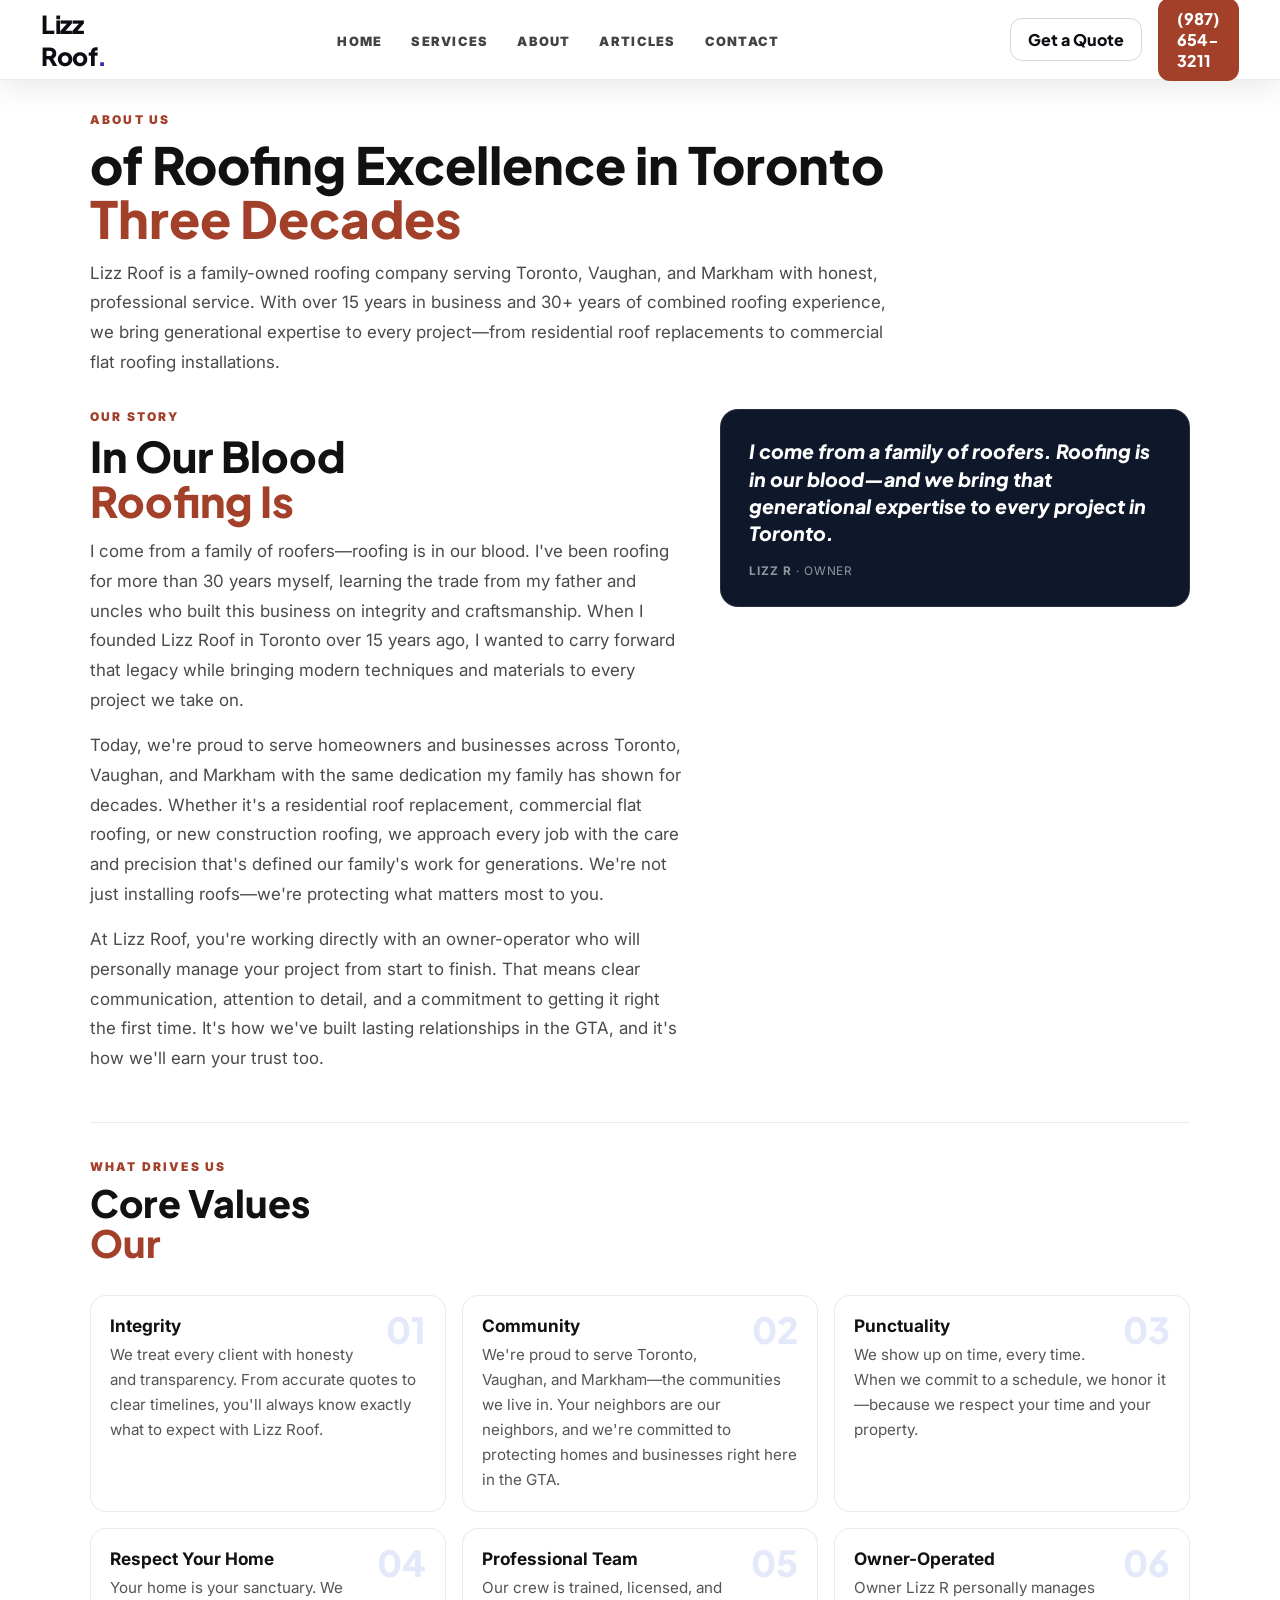
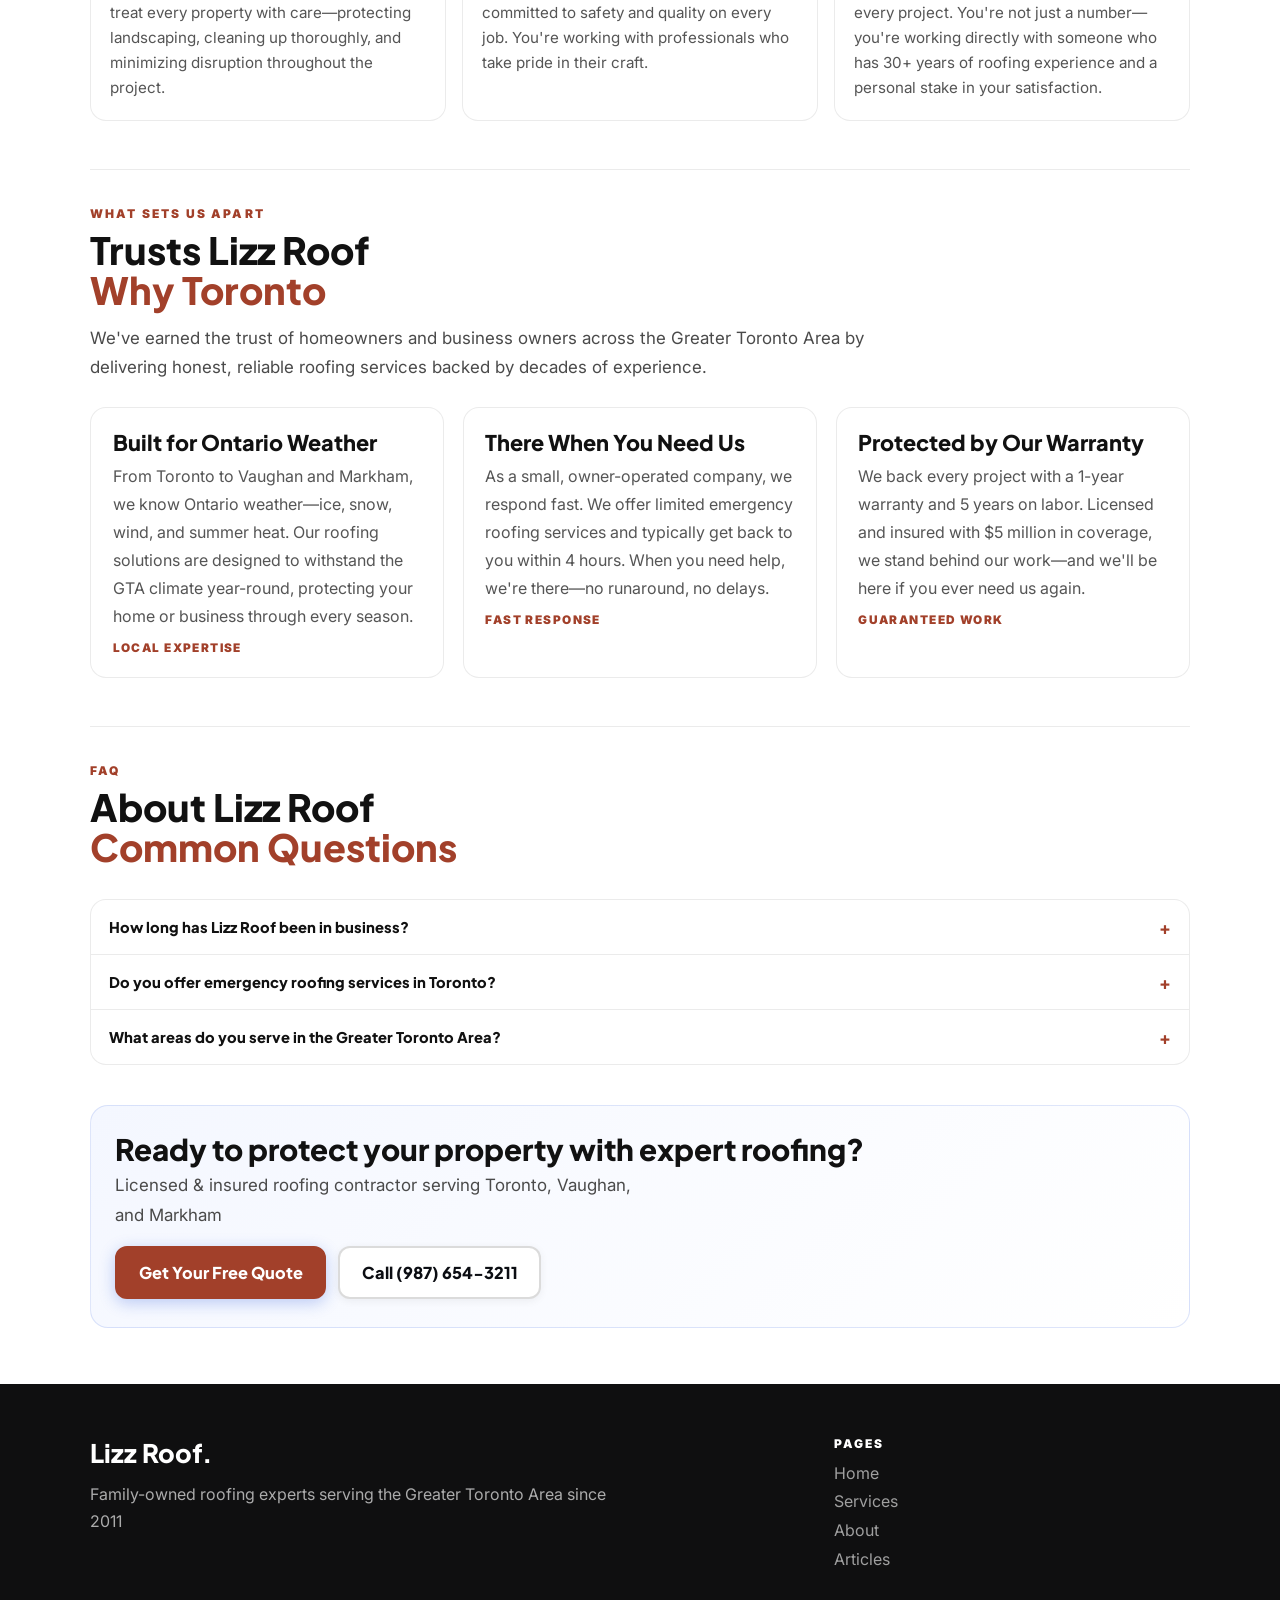
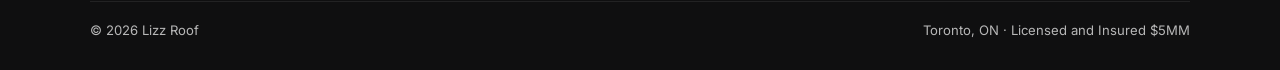
<file: about.html>
<!DOCTYPE html>
<html lang="en">
<head>
  <meta charset="UTF-8" />
  <meta name="viewport" content="width=device-width, initial-scale=1.0" />
  <title>About Lizz Roof | Family Roofing Experts in Toronto, ON</title>
  <meta name="description" content="Family-owned roofing company in Toronto, ON. 15+ years serving the GTA with roof replacement, flat roofing & commercial services. Licensed & insured. Call for a free quote today." />
  <meta name="theme-color" content="#A2402A" />
  <link rel="canonical" href="https://ahana-lizzie-s-roofing-2605091616.netlify.app/about.html" />
  <meta property="og:type" content="website" />
  <meta property="og:title" content="About Lizz Roof | Family Roofing Experts in Toronto, ON" />
  <meta property="og:description" content="Family-owned roofing company in Toronto, ON. 15+ years serving the GTA with roof replacement, flat roofing & commercial services. Licensed & insured. Call for a free quote today." />
  <meta property="og:url" content="https://ahana-lizzie-s-roofing-2605091616.netlify.app/about.html" />
  <meta property="og:image" content="https://images.unsplash.com/photo-1558618666-fcd25c85cd64?w=1200" />
  <link rel="preconnect" href="https://fonts.googleapis.com" />
  <link rel="preconnect" href="https://fonts.gstatic.com" crossorigin />
  <link href="https://fonts.googleapis.com/css2?family=Plus+Jakarta+Sans:wght@600;700;800&amp;family=Inter:wght@400;500;600;700&amp;display=swap" rel="stylesheet" />
  <link rel="stylesheet" href="./styles.css" />
  <link rel="icon" href="./favicon.svg" type="image/svg+xml" />
  <script type="application/ld+json">
  {
    "@context":"https://schema.org",
    "@type":"LocalBusiness",
    "name":"Lizz Roof",
    "telephone":"+19876543211",
    "url":"https://ahana-lizzie-s-roofing-2605091616.netlify.app/about.html",
    "address":{"@type":"PostalAddress","streetAddress":"25 Bay st","addressLocality":"Toronto","addressRegion":"ON","postalCode":"M4A"}
  }
  </script>
</head>
<body>
  <header>
    <div class="inner container">
      <a class="logo" href="index.html">Lizz Roof<span>.</span></a>
      <nav aria-label="Main navigation">
        <ul>
          <li><a href="index.html">Home</a></li>
          <li><a href="services.html">Services</a></li>
          <li><a href="about.html">About</a></li>
          <li><a href="articles.html">Articles</a></li>
          <li><a href="contact.html">Contact</a></li>
        </ul>
      </nav>
      <div class="cta">
        <a class="btn btn-outline" href="contact.html">Get a Quote</a>
        <a class="btn btn-primary" href="tel:+19876543211">(987) 654-3211</a>
      </div>
    </div>
  </header>

  <main id="main" class="depth-page">
    <div class="container">
      <div class="k">About Us</div>
      <h1>of Roofing Excellence in Toronto<br><span>Three Decades</span></h1>
      <p class="sub" style="margin-top:.85rem">Lizz Roof is a family-owned roofing company serving Toronto, Vaughan, and Markham with honest, professional service. With over 15 years in business and 30+ years of combined roofing experience, we bring generational expertise to every project—from residential roof replacements to commercial flat roofing installations.</p>

      <div class="depth-mission" style="margin-top:2rem">
        <div>
          <div class="k">Our Story</div>
          <h2 style="margin-top:.5rem;font-size:clamp(1.75rem,3.5vw,2.65rem)">In Our Blood<br><span>Roofing Is</span></h2>
          <p class="sub" style="margin-top:.85rem">I come from a family of roofers—roofing is in our blood. I've been roofing for more than 30 years myself, learning the trade from my father and uncles who built this business on integrity and craftsmanship. When I founded Lizz Roof in Toronto over 15 years ago, I wanted to carry forward that legacy while bringing modern techniques and materials to every project we take on.</p>
          <p class="sub" style="margin-top:1rem">Today, we're proud to serve homeowners and businesses across Toronto, Vaughan, and Markham with the same dedication my family has shown for decades. Whether it's a residential roof replacement, commercial flat roofing, or new construction roofing, we approach every job with the care and precision that's defined our family's work for generations. We're not just installing roofs—we're protecting what matters most to you.</p>
          <p class="sub" style="margin-top:1rem">At Lizz Roof, you're working directly with an owner-operator who will personally manage your project from start to finish. That means clear communication, attention to detail, and a commitment to getting it right the first time. It's how we've built lasting relationships in the GTA, and it's how we'll earn your trust too.</p>
        </div>
        <aside class="depth-aside">
          <p class="depth-quote">I come from a family of roofers. Roofing is in our blood—and we bring that generational expertise to every project in Toronto.</p>
          <p class="depth-attr"><strong>Lizz R</strong> · Owner</p>
        </aside>
      </div>

      <div class="depth-h">
        <div class="k">What Drives Us</div>
        <h2 style="margin-top:.5rem;font-size:clamp(1.65rem,3vw,2.35rem)">Core Values<br><span>Our</span></h2>
      </div>
      <div class="values-6">
        <div class="depth-val"><span class="depth-vn">01</span><h3>Integrity</h3><p>We treat every client with honesty and transparency. From accurate quotes to clear timelines, you'll always know exactly what to expect with Lizz Roof.</p></div>
        <div class="depth-val"><span class="depth-vn">02</span><h3>Community</h3><p>We're proud to serve Toronto, Vaughan, and Markham—the communities we live in. Your neighbors are our neighbors, and we're committed to protecting homes and businesses right here in the GTA.</p></div>
        <div class="depth-val"><span class="depth-vn">03</span><h3>Punctuality</h3><p>We show up on time, every time. When we commit to a schedule, we honor it—because we respect your time and your property.</p></div>
        <div class="depth-val"><span class="depth-vn">04</span><h3>Respect Your Home</h3><p>Your home is your sanctuary. We treat every property with care—protecting landscaping, cleaning up thoroughly, and minimizing disruption throughout the project.</p></div>
        <div class="depth-val"><span class="depth-vn">05</span><h3>Professional Team</h3><p>Our crew is trained, licensed, and committed to safety and quality on every job. You're working with professionals who take pride in their craft.</p></div>
        <div class="depth-val"><span class="depth-vn">06</span><h3>Owner-Operated</h3><p>Owner Lizz R personally manages every project. You're not just a number—you're working directly with someone who has 30+ years of roofing experience and a personal stake in your satisfaction.</p></div>
      </div>

      <div class="depth-h">
        <div class="k">What Sets Us Apart</div>
        <h2 style="margin-top:.5rem;font-size:clamp(1.65rem,3vw,2.35rem)">Trusts Lizz Roof<br><span>Why Toronto</span></h2>
        <p class="sub" style="margin-top:.85rem">We've earned the trust of homeowners and business owners across the Greater Toronto Area by delivering honest, reliable roofing services backed by decades of experience.</p>
        <div class="grid" style="margin-top:1.5rem">
          <div class="card"><h3>Built for Ontario Weather</h3><p>From Toronto to Vaughan and Markham, we know Ontario weather—ice, snow, wind, and summer heat. Our roofing solutions are designed to withstand the GTA climate year-round, protecting your home or business through every season.</p><div class="tag">Local Expertise</div></div>
          <div class="card"><h3>There When You Need Us</h3><p>As a small, owner-operated company, we respond fast. We offer limited emergency roofing services and typically get back to you within 4 hours. When you need help, we're there—no runaround, no delays.</p><div class="tag">Fast Response</div></div>
          <div class="card"><h3>Protected by Our Warranty</h3><p>We back every project with a 1-year warranty and 5 years on labor. Licensed and insured with $5 million in coverage, we stand behind our work—and we'll be here if you ever need us again.</p><div class="tag">Guaranteed Work</div></div>
        </div>
      </div>

      <div class="depth-h">
        <div class="k">FAQ</div>
        <h2 style="margin-top:.5rem;font-size:clamp(1.65rem,3vw,2.35rem)">About Lizz Roof<br><span>Common Questions</span></h2>
        <div class="faq-block">
          <details><summary>How long has Lizz Roof been in business?</summary><div class="faq-a">Lizz Roof has been serving Toronto and the GTA for over 15 years. We're a family-run roofing business with more than 30 years of combined experience in the trade. Our team is fully licensed and insured with $5 million in coverage, and we guarantee all our work with a 1-year warranty plus 5 years on labor.</div></details>
          <details><summary>Do you offer emergency roofing services in Toronto?</summary><div class="faq-a">Absolutely. We offer limited emergency roofing services for urgent situations like storm damage, leaks, and structural issues. Our team responds within 4 hours and can provide temporary repairs to protect your property while we schedule a full assessment. Call us at (987) 654-3211 for immediate assistance.</div></details>
          <details><summary>What areas do you serve in the Greater Toronto Area?</summary><div class="faq-a">Yes, we serve Toronto, Vaughan, Markham, and surrounding areas including postal codes L1S and M1W. We're familiar with Ontario building codes and weather conditions specific to the GTA, which helps us recommend the right roofing solutions for your climate and property type.</div></details>
        </div>
      </div>

      <div class="cta-band" style="margin-top:2.5rem">
        <div>
          <h2 style="font-size:clamp(1.45rem,2.8vw,1.85rem);margin-bottom:.35rem">Ready to protect your property with expert roofing?</h2>
          <p class="sub" style="margin:0;max-width:520px">Licensed & insured roofing contractor serving Toronto, Vaughan, and Markham</p>
        </div>
        <div style="display:flex;gap:.75rem;flex-wrap:wrap">
          <a class="btn btn-primary" href="contact.html">Get Your Free Quote</a>
          <a class="btn btn-outline" href="services.html">Call (987) 654-3211</a>
        </div>
      </div>
    </div>
  </main>

  <footer>
    <div class="fgrid">
      <div>
        <div class="fhead">Lizz Roof<span>.</span></div>
        <p style="margin-top:.75rem;line-height:1.7;max-width:520px;color:rgba(255,255,255,.65)">Family-owned roofing experts serving the Greater Toronto Area since 2011</p>
      </div>
      <div>
        <div style="font-size:.75rem;font-weight:900;text-transform:uppercase;letter-spacing:.16em;color:#fff">Pages</div>
        <ul class="flinks">
          <li><a href="index.html">Home</a></li>
          <li><a href="services.html">Services</a></li>
          <li><a href="about.html">About</a></li>
          <li><a href="articles.html">Articles</a></li>
        </ul>
      </div>
    </div>
    <div class="fb">
      <span>&copy; 2026 Lizz Roof</span>
      <span>Toronto, ON · Licensed and Insured $5MM</span>
    </div>
  </footer>
  <script src="./main.js" defer></script>
</body>
</html>
</file>
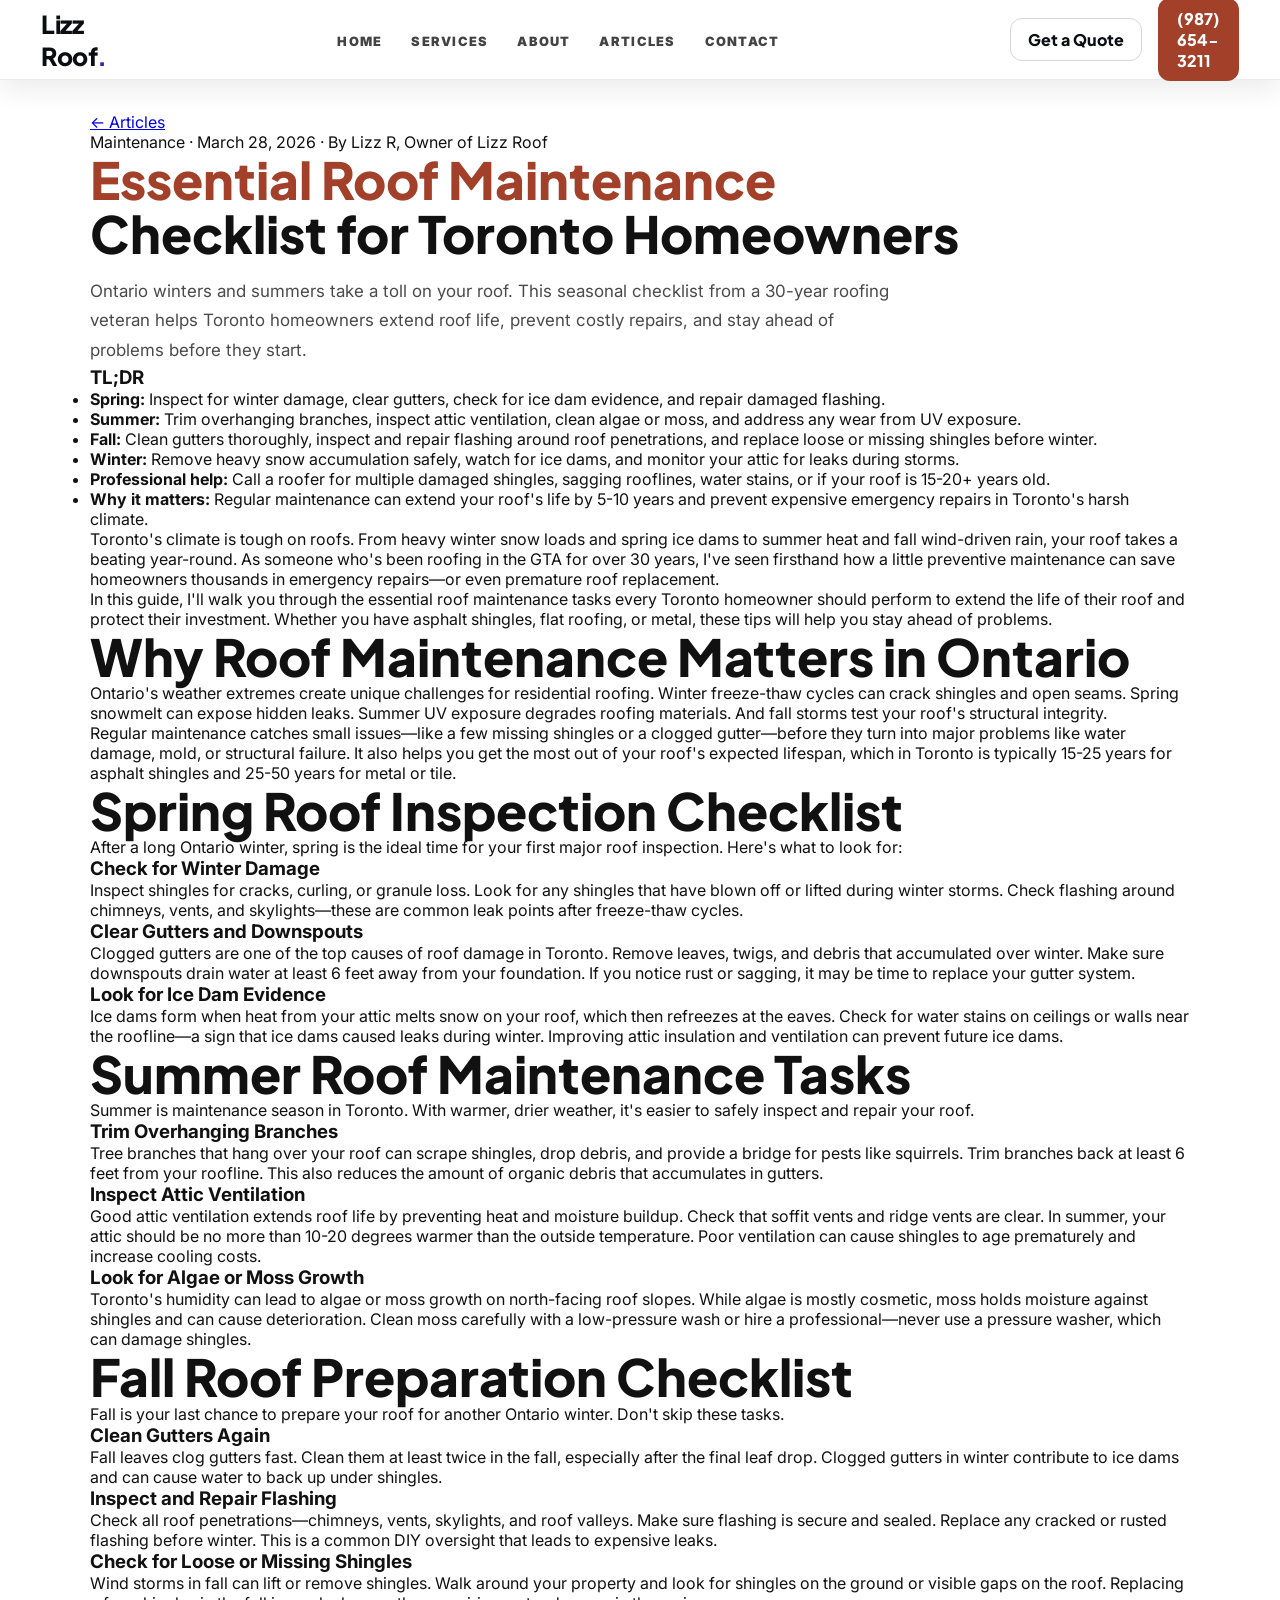
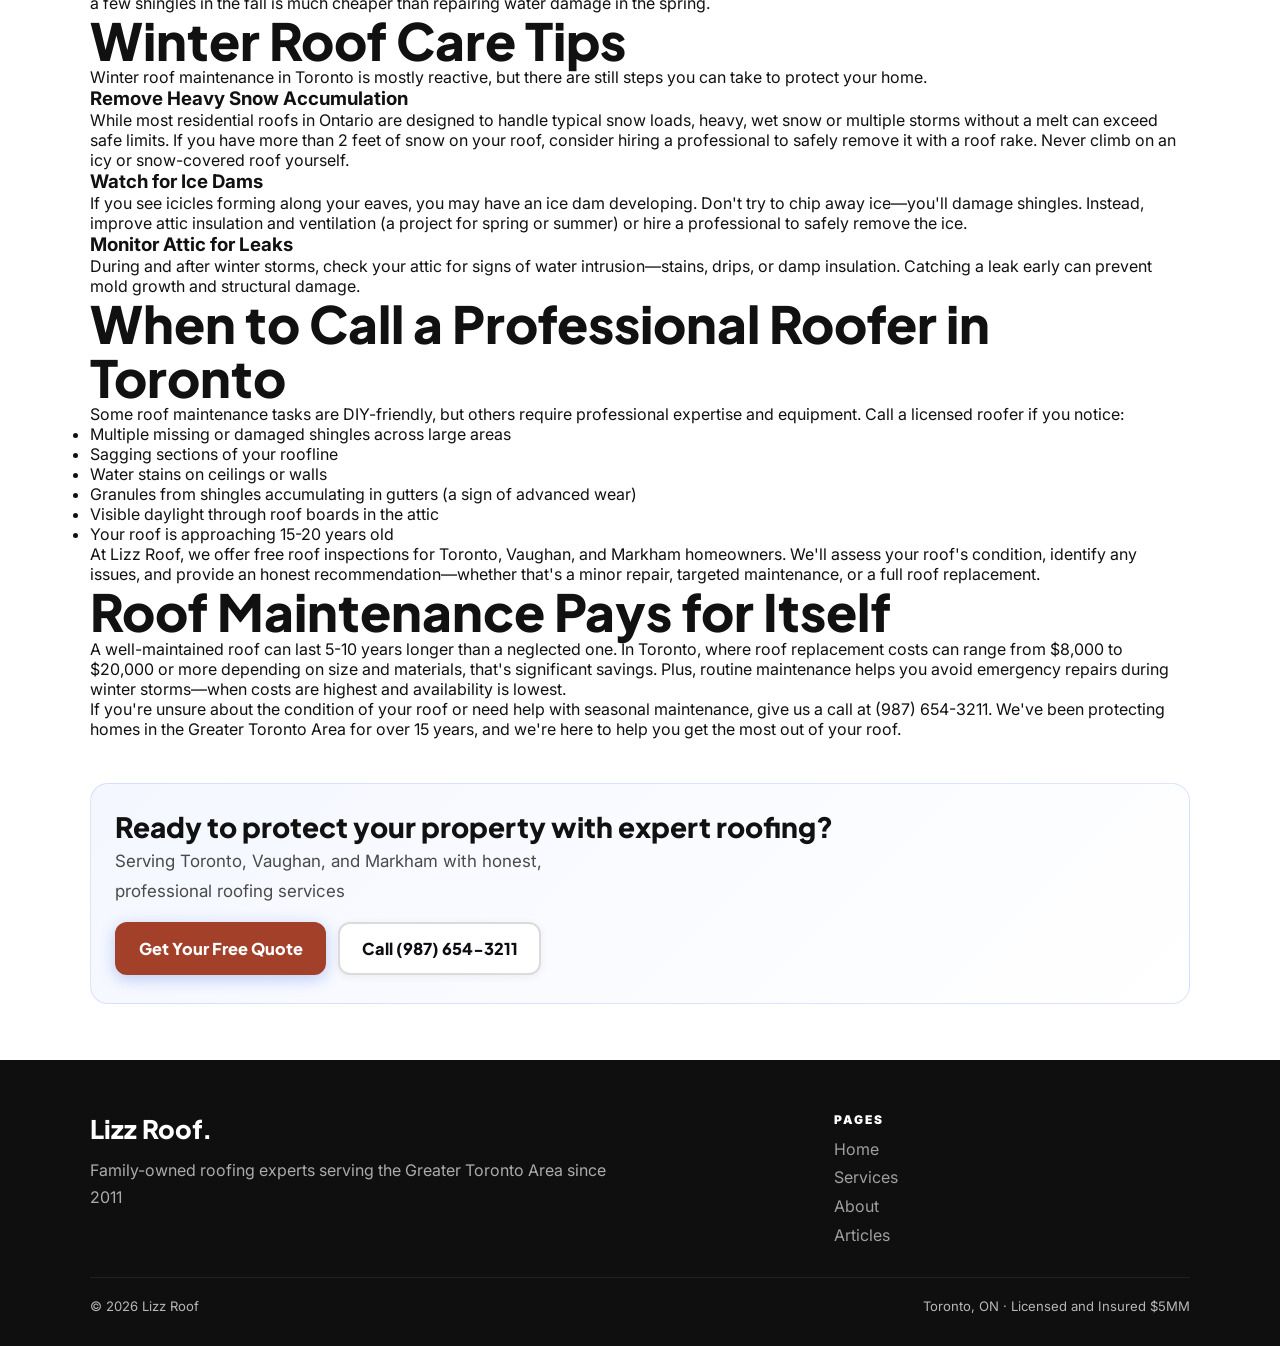
<file: article-post-1.html>
<!DOCTYPE html>
<!--
  Build: copy this file to ARTICLE_POST_SLUG_FILENAME (same as ARTICLE_1_URL), e.g. articles/roof-maintenance-houston-tx.html, then replace tokens.
  Asset and nav links use ../ because the published post lives under articles/.
-->
<html lang="en">
<head>
  <meta charset="UTF-8" />
  <meta name="viewport" content="width=device-width, initial-scale=1.0" />
  <title>Roof Maintenance Checklist Toronto | Lizz Roof Expert Tips</title>
  <meta name="description" content="Expert roof maintenance checklist for Toronto homeowners. Learn seasonal care tips to extend roof life, prevent leaks, and avoid costly repairs. Free advice from 30+ years of GTA roofing experience." />
  <meta name="theme-color" content="#A2402A" />
  <link rel="canonical" href="https://ahana-lizzie-s-roofing-2605091616.netlify.app/articles/roof-maintenance-checklist-toronto-ontario.html" />
  <meta property="og:type" content="article" />
  <meta property="og:title" content="Roof Maintenance Checklist Toronto | Lizz Roof Expert Tips" />
  <meta property="og:description" content="Expert roof maintenance checklist for Toronto homeowners. Learn seasonal care tips to extend roof life, prevent leaks, and avoid costly repairs. Free advice from 30+ years of GTA roofing experience." />
  <meta property="og:url" content="https://ahana-lizzie-s-roofing-2605091616.netlify.app/articles/roof-maintenance-checklist-toronto-ontario.html" />
  <meta property="og:image" content="https://images.unsplash.com/photo-1558618666-fcd25c85cd64?w=1200" />
  <meta name="twitter:card" content="summary_large_image" />
  <meta name="twitter:title" content="Roof Maintenance Checklist Toronto | Lizz Roof Expert Tips" />
  <meta name="twitter:description" content="Expert roof maintenance checklist for Toronto homeowners. Learn seasonal care tips to extend roof life, prevent leaks, and avoid costly repairs. Free advice from 30+ years of GTA roofing experience." />
  <meta name="twitter:image" content="https://images.unsplash.com/photo-1558618666-fcd25c85cd64?w=1200" />
  <link rel="preconnect" href="https://fonts.googleapis.com" />
  <link rel="preconnect" href="https://fonts.gstatic.com" crossorigin />
  <link href="https://fonts.googleapis.com/css2?family=Plus+Jakarta+Sans:wght@600;700;800&amp;family=Inter:wght@400;500;600;700&amp;display=swap" rel="stylesheet" />
  <link rel="stylesheet" href="../styles.css" />
  <link rel="icon" href="../favicon.svg" type="image/svg+xml" />
  <script type="application/ld+json">
{"@context":"https://schema.org","@type":"BlogPosting","headline":"Essential Roof Maintenance Checklist for Toronto Homeowners","description":"Expert roof maintenance checklist for Toronto homeowners. Learn seasonal care tips to extend roof life, prevent leaks, and avoid costly repairs.","image":"https://images.unsplash.com/photo-1558618666-fcd25c85cd64?w=1200","datePublished":"2026-03-28","author":{"@type":"Person","name":"Lizz R"},"publisher":{"@type":"Organization","name":"Lizz Roof","logo":{"@type":"ImageObject","url":"https://pub-75e88d30b2744aebbd822cbccb7c025a.r2.dev/logo/1778355329037-Screenshot 2026-04-23 120424.png"}},"mainEntityOfPage":{"@type":"WebPage","@id":"https://ahana-lizzie-s-roofing-2605091616.netlify.app/articles/roof-maintenance-checklist-toronto-ontario.html"}}
  </script>
</head>
<body>
  <a class="skip-link" href="#main">Skip to main content</a>
  <header>
    <div class="inner container">
      <a class="logo" href="../index.html">Lizz Roof<span>.</span></a>
      <nav aria-label="Main navigation">
        <ul>
          <li><a href="../index.html">Home</a></li>
          <li><a href="../services.html">Services</a></li>
          <li><a href="../about.html">About</a></li>
          <li><a href="../articles.html">Articles</a></li>
          <li><a href="../contact.html">Contact</a></li>
        </ul>
      </nav>
      <div class="cta">
        <a class="btn btn-outline" href="../contact.html">Get a Quote</a>
        <a class="btn btn-primary" href="tel:+19876543211">(987) 654-3211</a>
      </div>
    </div>
  </header>

  <main id="main" class="depth-page">
    <div class="container article-shell">
      <p class="article-back"><a href="../articles.html">← Articles</a></p>
      <p class="article-meta-line"><span class="article-cat">Maintenance</span><span class="article-meta-sep"> · </span><time datetime="">March 28, 2026</time><span class="article-meta-sep"> · </span>By Lizz R, Owner of Lizz Roof</p>
      <h1 class="article-h1"><span>Essential Roof Maintenance</span><br>Checklist for Toronto Homeowners</h1>
      <p class="sub article-dek">Ontario winters and summers take a toll on your roof. This seasonal checklist from a 30-year roofing veteran helps Toronto homeowners extend roof life, prevent costly repairs, and stay ahead of problems before they start.</p>
      <div class="article-tldr-wrap">
        <h3>TL;DR</h3><ul><li><strong>Spring:</strong> Inspect for winter damage, clear gutters, check for ice dam evidence, and repair damaged flashing.</li><li><strong>Summer:</strong> Trim overhanging branches, inspect attic ventilation, clean algae or moss, and address any wear from UV exposure.</li><li><strong>Fall:</strong> Clean gutters thoroughly, inspect and repair flashing around roof penetrations, and replace loose or missing shingles before winter.</li><li><strong>Winter:</strong> Remove heavy snow accumulation safely, watch for ice dams, and monitor your attic for leaks during storms.</li><li><strong>Professional help:</strong> Call a roofer for multiple damaged shingles, sagging rooflines, water stains, or if your roof is 15-20+ years old.</li><li><strong>Why it matters:</strong> Regular maintenance can extend your roof's life by 5-10 years and prevent expensive emergency repairs in Toronto's harsh climate.</li></ul>
      </div>
      <div class="article-body article-prose">
        <p>Toronto's climate is tough on roofs. From heavy winter snow loads and spring ice dams to summer heat and fall wind-driven rain, your roof takes a beating year-round. As someone who's been roofing in the GTA for over 30 years, I've seen firsthand how a little preventive maintenance can save homeowners thousands in emergency repairs—or even premature roof replacement.</p><p>In this guide, I'll walk you through the essential roof maintenance tasks every Toronto homeowner should perform to extend the life of their roof and protect their investment. Whether you have asphalt shingles, flat roofing, or metal, these tips will help you stay ahead of problems.</p><h2>Why Roof Maintenance Matters in Ontario</h2><p>Ontario's weather extremes create unique challenges for residential roofing. Winter freeze-thaw cycles can crack shingles and open seams. Spring snowmelt can expose hidden leaks. Summer UV exposure degrades roofing materials. And fall storms test your roof's structural integrity.</p><p>Regular maintenance catches small issues—like a few missing shingles or a clogged gutter—before they turn into major problems like water damage, mold, or structural failure. It also helps you get the most out of your roof's expected lifespan, which in Toronto is typically 15-25 years for asphalt shingles and 25-50 years for metal or tile.</p><h2>Spring Roof Inspection Checklist</h2><p>After a long Ontario winter, spring is the ideal time for your first major roof inspection. Here's what to look for:</p><h3>Check for Winter Damage</h3><p>Inspect shingles for cracks, curling, or granule loss. Look for any shingles that have blown off or lifted during winter storms. Check flashing around chimneys, vents, and skylights—these are common leak points after freeze-thaw cycles.</p><h3>Clear Gutters and Downspouts</h3><p>Clogged gutters are one of the top causes of roof damage in Toronto. Remove leaves, twigs, and debris that accumulated over winter. Make sure downspouts drain water at least 6 feet away from your foundation. If you notice rust or sagging, it may be time to replace your gutter system.</p><h3>Look for Ice Dam Evidence</h3><p>Ice dams form when heat from your attic melts snow on your roof, which then refreezes at the eaves. Check for water stains on ceilings or walls near the roofline—a sign that ice dams caused leaks during winter. Improving attic insulation and ventilation can prevent future ice dams.</p><h2>Summer Roof Maintenance Tasks</h2><p>Summer is maintenance season in Toronto. With warmer, drier weather, it's easier to safely inspect and repair your roof.</p><h3>Trim Overhanging Branches</h3><p>Tree branches that hang over your roof can scrape shingles, drop debris, and provide a bridge for pests like squirrels. Trim branches back at least 6 feet from your roofline. This also reduces the amount of organic debris that accumulates in gutters.</p><h3>Inspect Attic Ventilation</h3><p>Good attic ventilation extends roof life by preventing heat and moisture buildup. Check that soffit vents and ridge vents are clear. In summer, your attic should be no more than 10-20 degrees warmer than the outside temperature. Poor ventilation can cause shingles to age prematurely and increase cooling costs.</p><h3>Look for Algae or Moss Growth</h3><p>Toronto's humidity can lead to algae or moss growth on north-facing roof slopes. While algae is mostly cosmetic, moss holds moisture against shingles and can cause deterioration. Clean moss carefully with a low-pressure wash or hire a professional—never use a pressure washer, which can damage shingles.</p><h2>Fall Roof Preparation Checklist</h2><p>Fall is your last chance to prepare your roof for another Ontario winter. Don't skip these tasks.</p><h3>Clean Gutters Again</h3><p>Fall leaves clog gutters fast. Clean them at least twice in the fall, especially after the final leaf drop. Clogged gutters in winter contribute to ice dams and can cause water to back up under shingles.</p><h3>Inspect and Repair Flashing</h3><p>Check all roof penetrations—chimneys, vents, skylights, and roof valleys. Make sure flashing is secure and sealed. Replace any cracked or rusted flashing before winter. This is a common DIY oversight that leads to expensive leaks.</p><h3>Check for Loose or Missing Shingles</h3><p>Wind storms in fall can lift or remove shingles. Walk around your property and look for shingles on the ground or visible gaps on the roof. Replacing a few shingles in the fall is much cheaper than repairing water damage in the spring.</p><h2>Winter Roof Care Tips</h2><p>Winter roof maintenance in Toronto is mostly reactive, but there are still steps you can take to protect your home.</p><h3>Remove Heavy Snow Accumulation</h3><p>While most residential roofs in Ontario are designed to handle typical snow loads, heavy, wet snow or multiple storms without a melt can exceed safe limits. If you have more than 2 feet of snow on your roof, consider hiring a professional to safely remove it with a roof rake. Never climb on an icy or snow-covered roof yourself.</p><h3>Watch for Ice Dams</h3><p>If you see icicles forming along your eaves, you may have an ice dam developing. Don't try to chip away ice—you'll damage shingles. Instead, improve attic insulation and ventilation (a project for spring or summer) or hire a professional to safely remove the ice.</p><h3>Monitor Attic for Leaks</h3><p>During and after winter storms, check your attic for signs of water intrusion—stains, drips, or damp insulation. Catching a leak early can prevent mold growth and structural damage.</p><h2>When to Call a Professional Roofer in Toronto</h2><p>Some roof maintenance tasks are DIY-friendly, but others require professional expertise and equipment. Call a licensed roofer if you notice:</p><ul><li>Multiple missing or damaged shingles across large areas</li><li>Sagging sections of your roofline</li><li>Water stains on ceilings or walls</li><li>Granules from shingles accumulating in gutters (a sign of advanced wear)</li><li>Visible daylight through roof boards in the attic</li><li>Your roof is approaching 15-20 years old</li></ul><p>At Lizz Roof, we offer free roof inspections for Toronto, Vaughan, and Markham homeowners. We'll assess your roof's condition, identify any issues, and provide an honest recommendation—whether that's a minor repair, targeted maintenance, or a full roof replacement.</p><h2>Roof Maintenance Pays for Itself</h2><p>A well-maintained roof can last 5-10 years longer than a neglected one. In Toronto, where roof replacement costs can range from $8,000 to $20,000 or more depending on size and materials, that's significant savings. Plus, routine maintenance helps you avoid emergency repairs during winter storms—when costs are highest and availability is lowest.</p><p>If you're unsure about the condition of your roof or need help with seasonal maintenance, give us a call at (987) 654-3211. We've been protecting homes in the Greater Toronto Area for over 15 years, and we're here to help you get the most out of your roof.</p>
      </div>
      <div class="cta-band" style="margin-top:2.75rem">
        <div>
          <h2 style="font-size:clamp(1.35rem,2.8vw,1.75rem);margin-bottom:.35rem">Ready to protect your property with expert roofing?</h2>
          <p class="sub" style="margin:0;max-width:520px">Serving Toronto, Vaughan, and Markham with honest, professional roofing services</p>
        </div>
        <div style="display:flex;gap:.75rem;flex-wrap:wrap">
          <a class="btn btn-primary" href="../contact.html">Get Your Free Quote</a>
          <a class="btn btn-outline" href="tel:+19876543211">Call (987) 654-3211</a>
        </div>
      </div>
    </div>
  </main>

  <footer>
    <div class="fgrid">
      <div>
        <div class="fhead">Lizz Roof<span>.</span></div>
        <p style="margin-top:.75rem;line-height:1.7;max-width:520px;color:rgba(255,255,255,.65)">Family-owned roofing experts serving the Greater Toronto Area since 2011</p>
      </div>
      <div>
        <div style="font-size:.75rem;font-weight:900;text-transform:uppercase;letter-spacing:.16em;color:#fff">Pages</div>
        <ul class="flinks">
          <li><a href="../index.html">Home</a></li>
          <li><a href="../services.html">Services</a></li>
          <li><a href="../about.html">About</a></li>
          <li><a href="../articles.html">Articles</a></li>
        </ul>
      </div>
    </div>
    <div class="fb">
      <span>&copy; 2026 Lizz Roof</span>
      <span>Toronto, ON · Licensed and Insured $5MM</span>
    </div>
  </footer>
  <script src="../main.js" defer></script>
</body>
</html>
</file>
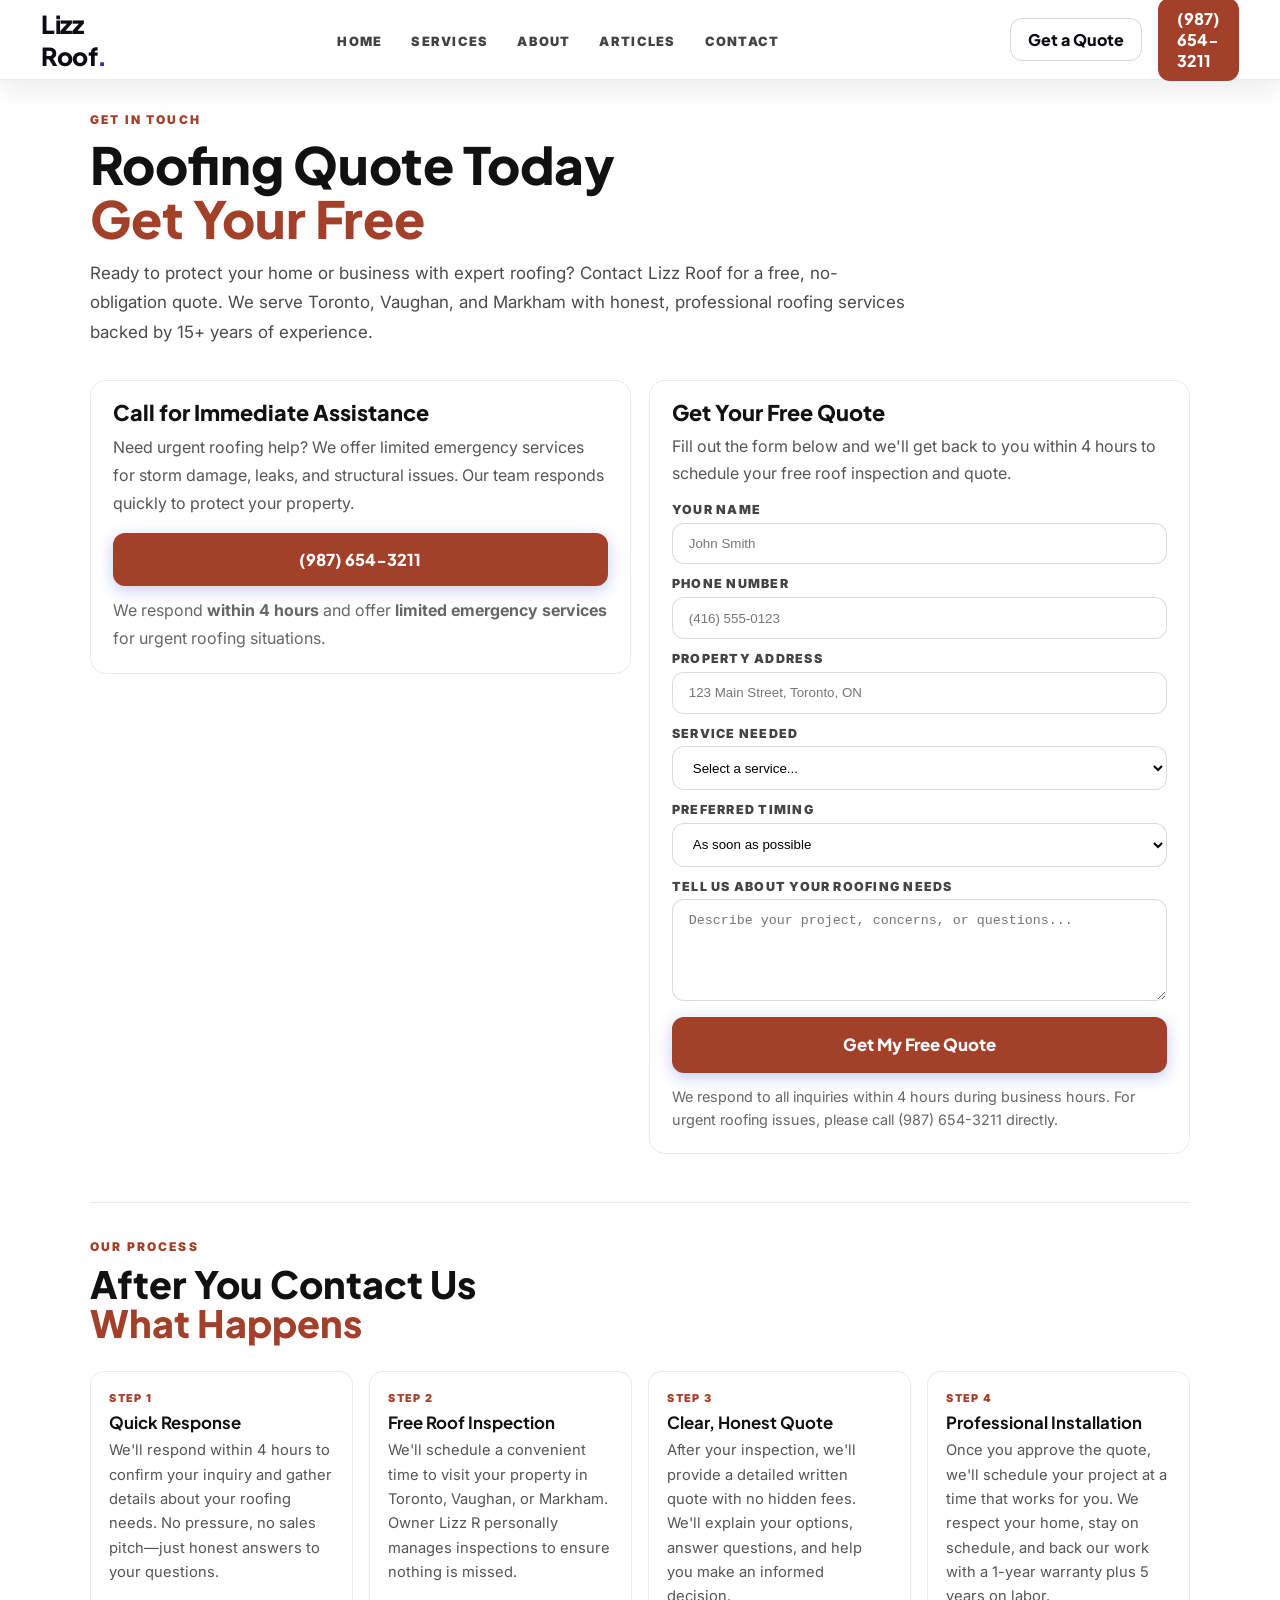
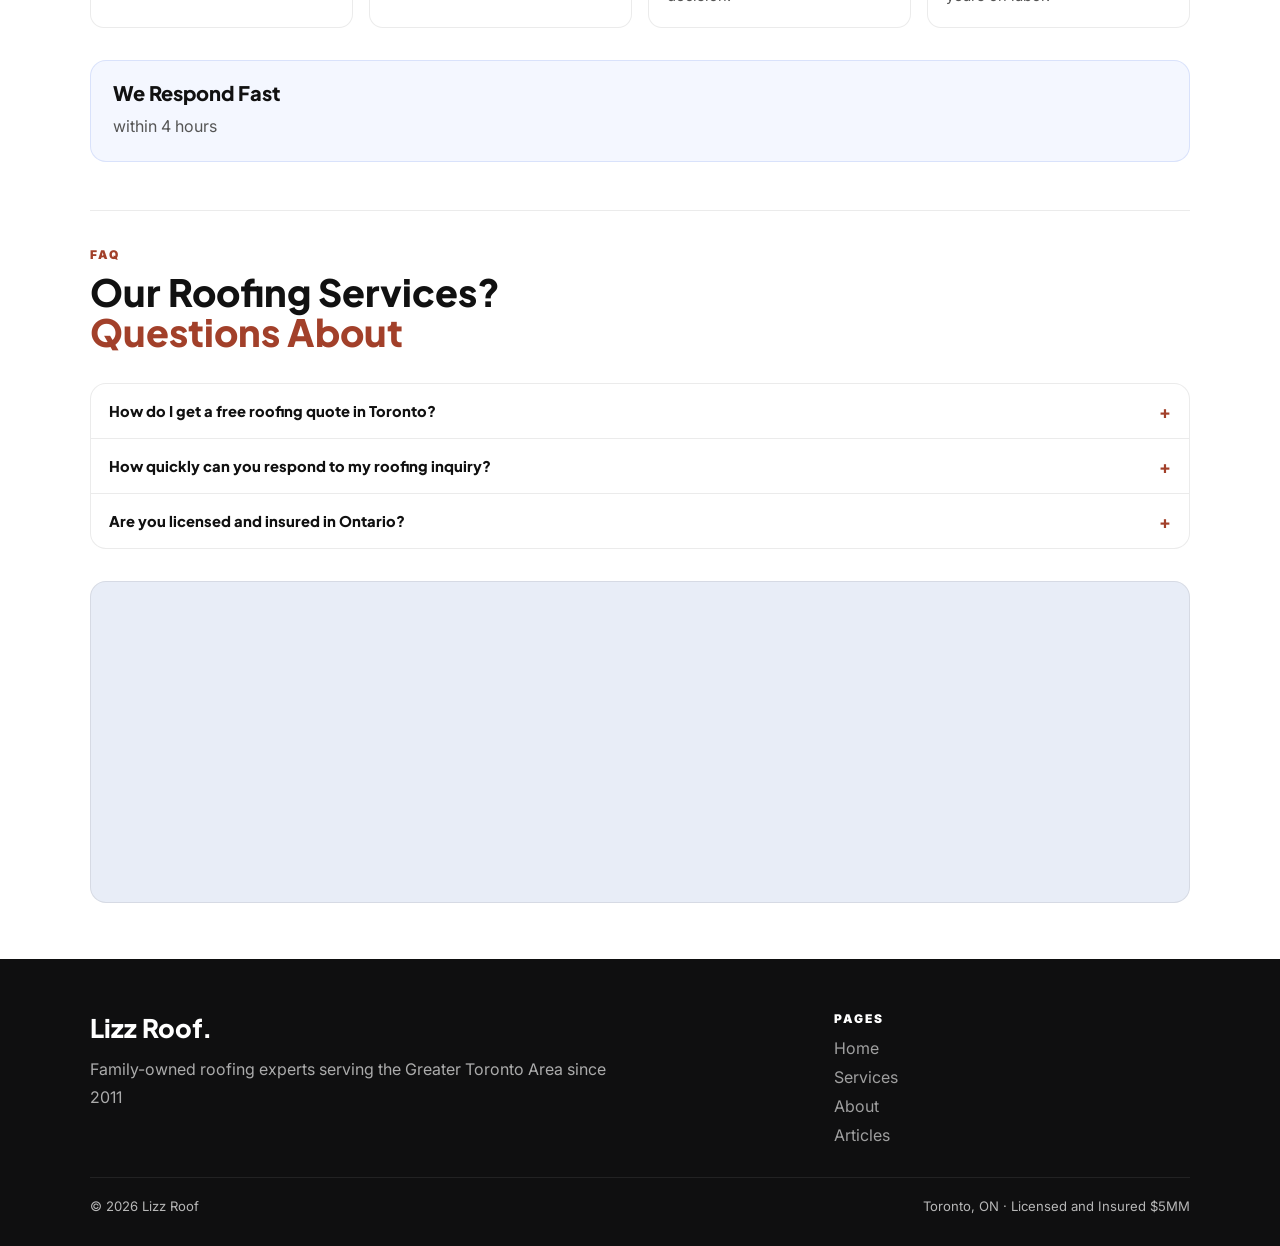
<file: contact.html>
<!DOCTYPE html>
<html lang="en">
<head>
  <meta charset="UTF-8" />
  <meta name="viewport" content="width=device-width, initial-scale=1.0" />
  <title>Contact Lizz Roof | Free Quote Toronto, Vaughan, Markham</title>
  <meta name="description" content="Contact Lizz Roof for a free roofing quote in Toronto, ON. We respond within 4 hours. Serving Toronto, Vaughan & Markham. Licensed & insured. Call (987) 654-3211 today." />
  <meta name="theme-color" content="#A2402A" />
  <link rel="canonical" href="https://ahana-lizzie-s-roofing-2605091616.netlify.app/contact.html" />
  <meta property="og:type" content="website" />
  <meta property="og:title" content="Contact Lizz Roof | Free Quote Toronto, Vaughan, Markham" />
  <meta property="og:description" content="Contact Lizz Roof for a free roofing quote in Toronto, ON. We respond within 4 hours. Serving Toronto, Vaughan & Markham. Licensed & insured. Call (987) 654-3211 today." />
  <meta property="og:url" content="https://ahana-lizzie-s-roofing-2605091616.netlify.app/contact.html" />
  <meta property="og:image" content="https://images.unsplash.com/photo-1558618666-fcd25c85cd64?w=1200" />
  <link rel="preconnect" href="https://fonts.googleapis.com" />
  <link rel="preconnect" href="https://fonts.gstatic.com" crossorigin />
  <link href="https://fonts.googleapis.com/css2?family=Plus+Jakarta+Sans:wght@600;700;800&amp;family=Inter:wght@400;500;600;700&amp;display=swap" rel="stylesheet" />
  <link rel="stylesheet" href="./styles.css" />
  <link rel="icon" href="./favicon.svg" type="image/svg+xml" />
  <script type="application/ld+json">
  {
    "@context":"https://schema.org",
    "@type":"ContactPage",
    "name":"Contact Lizz Roof | Free Quote Toronto, Vaughan, Markham",
    "url":"https://ahana-lizzie-s-roofing-2605091616.netlify.app/contact.html",
    "about":{"@type":"LocalBusiness","name":"Lizz Roof","telephone":"+19876543211"}
  }
  </script>
</head>
<body>
  <header>
    <div class="inner container">
      <a class="logo" href="index.html">Lizz Roof<span>.</span></a>
      <nav aria-label="Main navigation">
        <ul>
          <li><a href="index.html">Home</a></li>
          <li><a href="services.html">Services</a></li>
          <li><a href="about.html">About</a></li>
          <li><a href="articles.html">Articles</a></li>
          <li><a href="contact.html">Contact</a></li>
        </ul>
      </nav>
      <div class="cta">
        <a class="btn btn-outline" href="contact.html">Get a Quote</a>
        <a class="btn btn-primary" href="tel:+19876543211">(987) 654-3211</a>
      </div>
    </div>
  </header>

  <main id="main" class="depth-page">
    <div class="container">
      <div class="k">Get In Touch</div>
      <h1>Roofing Quote Today<br><span>Get Your Free</span></h1>
      <p class="sub" style="margin-top:.85rem">Ready to protect your home or business with expert roofing? Contact Lizz Roof for a free, no-obligation quote. We serve Toronto, Vaughan, and Markham with honest, professional roofing services backed by 15+ years of experience.</p>

      <div class="grid contact-2col" style="margin-top:2rem">
        <div class="card">
          <h2 style="font-family:&quot;Plus Jakarta Sans&quot;,system-ui,sans-serif;font-size:1.35rem;margin-bottom:.5rem">Call for Immediate Assistance</h2>
          <p style="color:#555;line-height:1.75;margin:0 0 1rem">Need urgent roofing help? We offer limited emergency services for storm damage, leaks, and structural issues. Our team responds quickly to protect your property.</p>
          <div style="display:flex;flex-direction:column;gap:.65rem">
            <a class="btn btn-primary" href="tel:+19876543211">(987) 654-3211</a>
            <div style="color:#666;line-height:1.75">We respond <strong>within 4 hours</strong> and offer <strong>limited emergency services</strong> for urgent roofing situations.</div>
          </div>
        </div>

        <div class="card">
          <h2 style="font-family:&quot;Plus Jakarta Sans&quot;,system-ui,sans-serif;font-size:1.35rem;margin-bottom:.5rem">Get Your Free Quote</h2>
          <p style="color:#555;line-height:1.65;margin:0 0 1rem">Fill out the form below and we'll get back to you within 4 hours to schedule your free roof inspection and quote.</p>

          <form id="contact-form" style="display:grid;gap:.75rem" action="#" method="POST" novalidate>
            <div>
              <label style="display:block;font-size:.78rem;font-weight:900;text-transform:uppercase;letter-spacing:.1em;color:#444;margin-bottom:.35rem" for="name">Your Name</label>
              <input id="name" name="name" autocomplete="name" required style="width:100%;padding:.78rem 1rem;border:1.5px solid rgba(0,0,0,.14);border-radius:12px" placeholder="John Smith" />
            </div>
            <div>
              <label style="display:block;font-size:.78rem;font-weight:900;text-transform:uppercase;letter-spacing:.1em;color:#444;margin-bottom:.35rem" for="phone">Phone Number</label>
              <input id="phone" name="phone" autocomplete="tel" required inputmode="tel" style="width:100%;padding:.78rem 1rem;border:1.5px solid rgba(0,0,0,.14);border-radius:12px" placeholder="(416) 555-0123" />
            </div>
            <div>
              <label style="display:block;font-size:.78rem;font-weight:900;text-transform:uppercase;letter-spacing:.1em;color:#444;margin-bottom:.35rem" for="address">Property Address</label>
              <input id="address" name="address" autocomplete="street-address" required style="width:100%;padding:.78rem 1rem;border:1.5px solid rgba(0,0,0,.14);border-radius:12px" placeholder="123 Main Street, Toronto, ON" />
            </div>
            <div>
              <label style="display:block;font-size:.78rem;font-weight:900;text-transform:uppercase;letter-spacing:.1em;color:#444;margin-bottom:.35rem" for="service">Service Needed</label>
              <select id="service" name="service" required style="width:100%;padding:.78rem 1rem;border:1.5px solid rgba(0,0,0,.14);border-radius:12px;background:#fff">
                <option value="" disabled selected>Select a service...</option>
                <option value="service-1">Roof Replacement</option>
                <option value="service-2">Flat Roofing</option>
                <option value="service-3">Commercial Roofing</option>
                <option value="other">Other / Not Sure</option>
              </select>
            </div>
            <div>
              <label style="display:block;font-size:.78rem;font-weight:900;text-transform:uppercase;letter-spacing:.1em;color:#444;margin-bottom:.35rem" for="timing">Preferred Timing</label>
              <select id="timing" name="timing" style="width:100%;padding:.78rem 1rem;border:1.5px solid rgba(0,0,0,.14);border-radius:12px;background:#fff">
                <option>As soon as possible</option>
                <option>Within 1-2 weeks</option>
                <option>Within 1-3 months</option>
                <option>Just exploring options</option>
              </select>
            </div>
            <div>
              <label style="display:block;font-size:.78rem;font-weight:900;text-transform:uppercase;letter-spacing:.1em;color:#444;margin-bottom:.35rem" for="message">Tell us about your roofing needs</label>
              <textarea id="message" name="message" rows="5" required style="width:100%;padding:.78rem 1rem;border:1.5px solid rgba(0,0,0,.14);border-radius:12px" placeholder="Describe your project, concerns, or questions..."></textarea>
            </div>
            <button type="submit" class="btn btn-primary" style="justify-content:center">Get My Free Quote</button>
            <div style="color:#666;line-height:1.6;font-size:.9rem">We respond to all inquiries within 4 hours during business hours. For urgent roofing issues, please call (987) 654-3211 directly.</div>
          </form>
          <div id="form-success" style="display:none;margin-top:1rem;color:#166534;font-weight:800;line-height:1.6">Thank you! We'll contact you within 4 hours to schedule your free roof inspection.</div>
        </div>
      </div>

      <div class="depth-h">
        <div class="k">Our Process</div>
        <h2 style="margin-top:.5rem;font-size:clamp(1.65rem,3vw,2.35rem)">After You Contact Us<br><span>What Happens</span></h2>
      </div>
      <div class="depth-steps">
        <div class="depth-step"><em>Step 1</em><h3 style="font-size:1.05rem;margin-bottom:.35rem;font-family:&quot;Plus Jakarta Sans&quot;,sans-serif">Quick Response</h3><p style="margin:0;color:#555;line-height:1.65;font-size:.92rem">We'll respond within 4 hours to confirm your inquiry and gather details about your roofing needs. No pressure, no sales pitch—just honest answers to your questions.</p></div>
        <div class="depth-step"><em>Step 2</em><h3 style="font-size:1.05rem;margin-bottom:.35rem;font-family:&quot;Plus Jakarta Sans&quot;,sans-serif">Free Roof Inspection</h3><p style="margin:0;color:#555;line-height:1.65;font-size:.92rem">We'll schedule a convenient time to visit your property in Toronto, Vaughan, or Markham. Owner Lizz R personally manages inspections to ensure nothing is missed.</p></div>
        <div class="depth-step"><em>Step 3</em><h3 style="font-size:1.05rem;margin-bottom:.35rem;font-family:&quot;Plus Jakarta Sans&quot;,sans-serif">Clear, Honest Quote</h3><p style="margin:0;color:#555;line-height:1.65;font-size:.92rem">After your inspection, we'll provide a detailed written quote with no hidden fees. We'll explain your options, answer questions, and help you make an informed decision.</p></div>
        <div class="depth-step"><em>Step 4</em><h3 style="font-size:1.05rem;margin-bottom:.35rem;font-family:&quot;Plus Jakarta Sans&quot;,sans-serif">Professional Installation</h3><p style="margin:0;color:#555;line-height:1.65;font-size:.92rem">Once you approve the quote, we'll schedule your project at a time that works for you. We respect your home, stay on schedule, and back our work with a 1-year warranty plus 5 years on labor.</p></div>
      </div>

      <div class="card" style="margin-top:2rem;background:var(--tint);border-color:rgba(29,78,216,.12)">
        <h2 style="font-family:&quot;Plus Jakarta Sans&quot;,system-ui,sans-serif;font-size:1.25rem;margin-bottom:.35rem">We Respond Fast</h2>
        <p style="margin:.5rem 0 0;color:#555;line-height:1.75">within 4 hours</p>
      </div>

      <div class="depth-h">
        <div class="k">FAQ</div>
        <h2 style="margin-top:.5rem;font-size:clamp(1.65rem,3vw,2.35rem)">Our Roofing Services?<br><span>Questions About</span></h2>
        <div class="faq-block">
          <details><summary>How do I get a free roofing quote in Toronto?</summary><div class="faq-a">Fill out the form above or call us at (987) 654-3211. We'll respond within 4 hours to schedule your free, no-obligation roof inspection at your Toronto, Vaughan, or Markham property. During the inspection, we'll assess your roof's condition, discuss your needs, and provide an accurate written quote.</div></details>
          <details><summary>How quickly can you respond to my roofing inquiry?</summary><div class="faq-a">We typically respond to inquiries within 4 hours during business hours. For emergency roofing situations, we offer limited emergency services and can often arrange same-day or next-day assistance depending on the severity and our current schedule.</div></details>
          <details><summary>Are you licensed and insured in Ontario?</summary><div class="faq-a">Yes, we're fully licensed and insured with $5 million in coverage. We also back every project with a 1-year warranty and 5 years on labor. You can verify our credentials during your free consultation.</div></details>
        </div>
      </div>

      <div class="map-wrap" style="margin-top:2rem">
        <iframe title="Lizz Roof location map" loading="lazy" referrerpolicy="no-referrer-when-downgrade" src="https://maps.google.com/maps?q=25%20Bay%20st%2C%20Toronto%2C%20ON&output=embed"></iframe>
      </div>
    </div>
  </main>

  <footer>
    <div class="fgrid">
      <div>
        <div class="fhead">Lizz Roof<span>.</span></div>
        <p style="margin-top:.75rem;line-height:1.7;max-width:520px;color:rgba(255,255,255,.65)">Family-owned roofing experts serving the Greater Toronto Area since 2011</p>
      </div>
      <div>
        <div style="font-size:.75rem;font-weight:900;text-transform:uppercase;letter-spacing:.16em;color:#fff">Pages</div>
        <ul class="flinks">
          <li><a href="index.html">Home</a></li>
          <li><a href="services.html">Services</a></li>
          <li><a href="about.html">About</a></li>
          <li><a href="articles.html">Articles</a></li>
        </ul>
      </div>
    </div>
    <div class="fb">
      <span>&copy; 2026 Lizz Roof</span>
      <span>Toronto, ON · Licensed and Insured $5MM</span>
    </div>
  </footer>

  <script>
    (function(){
      var form=document.getElementById("contact-form");
      if(!form)return;
      form.addEventListener("submit",function(ev){
        ev.preventDefault();
        if(!form.checkValidity()){
          alert("Please fill in all required fields.");
          return;
        }
        form.style.display="none";
        var ok=document.getElementById("form-success");
        if(ok) ok.style.display="block";
      });
    })();
  </script>
  <script src="./main.js" defer></script>
</body>
</html>
</file>
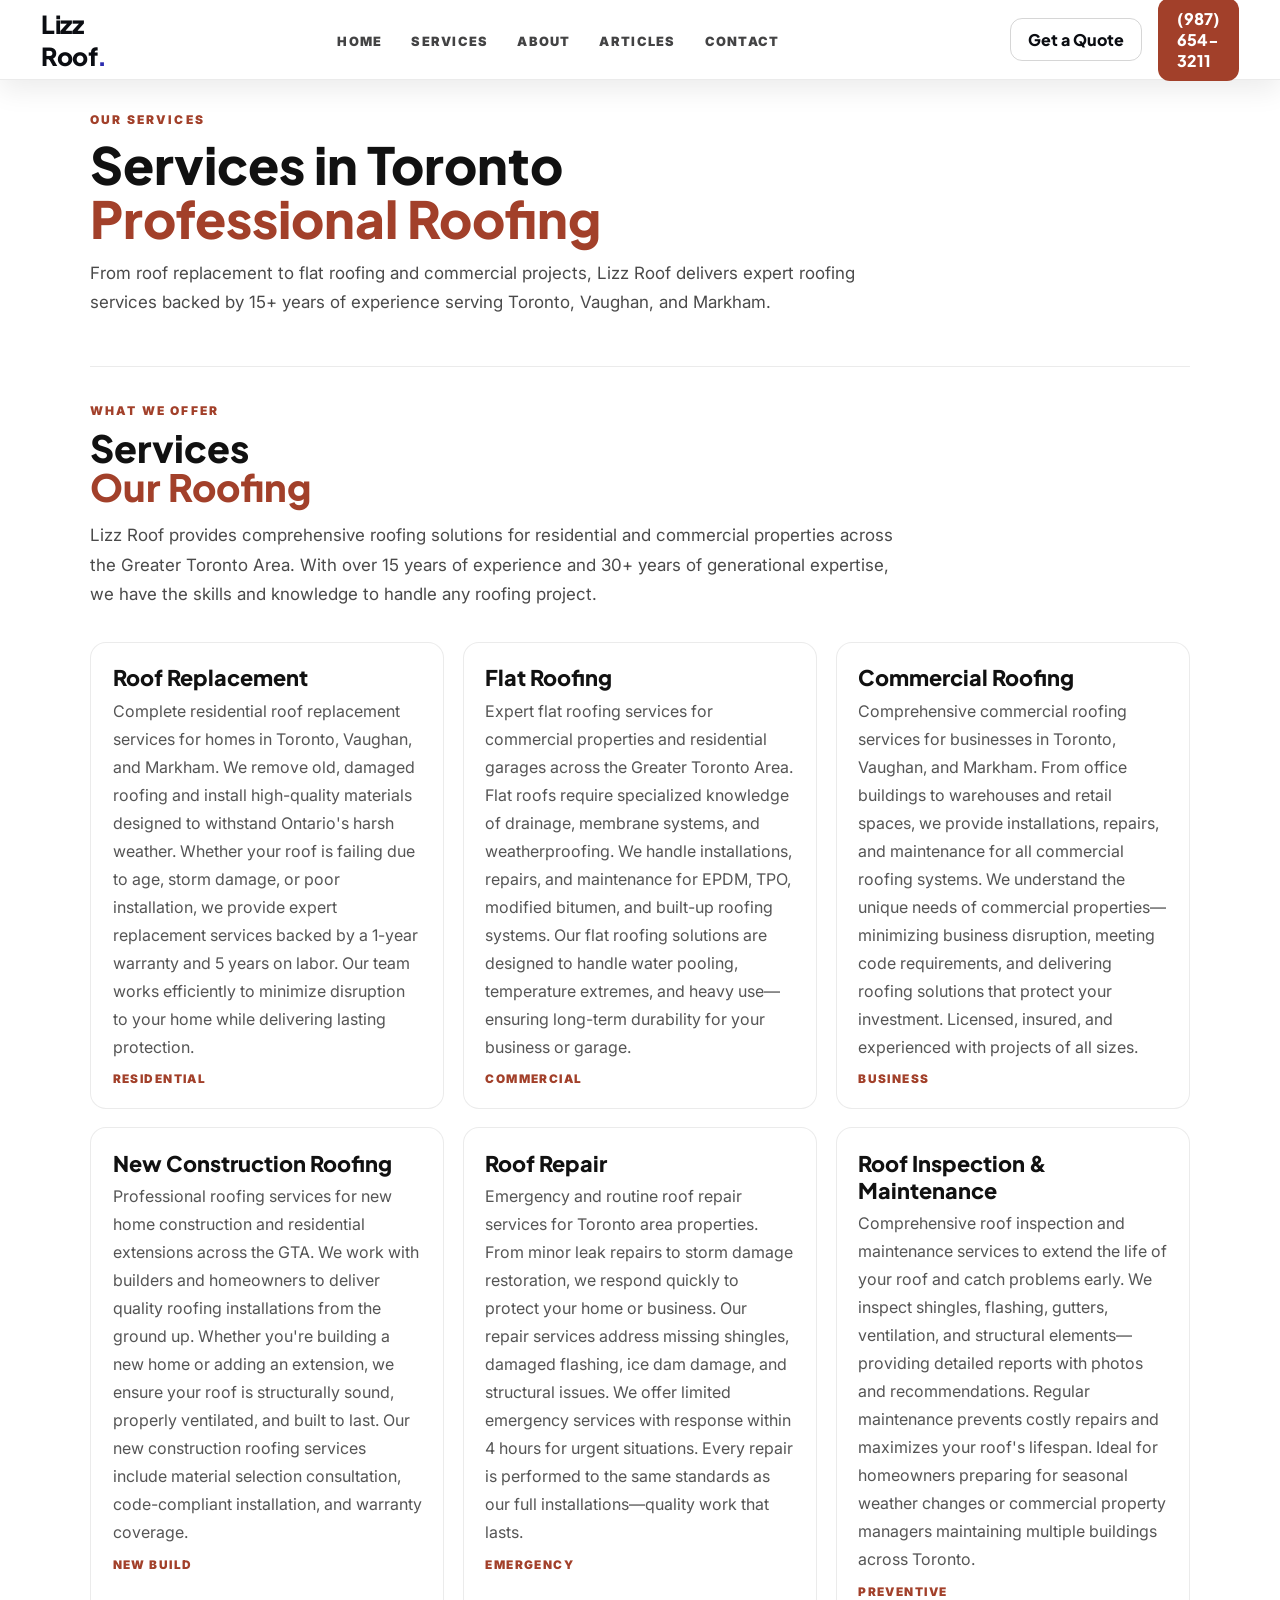
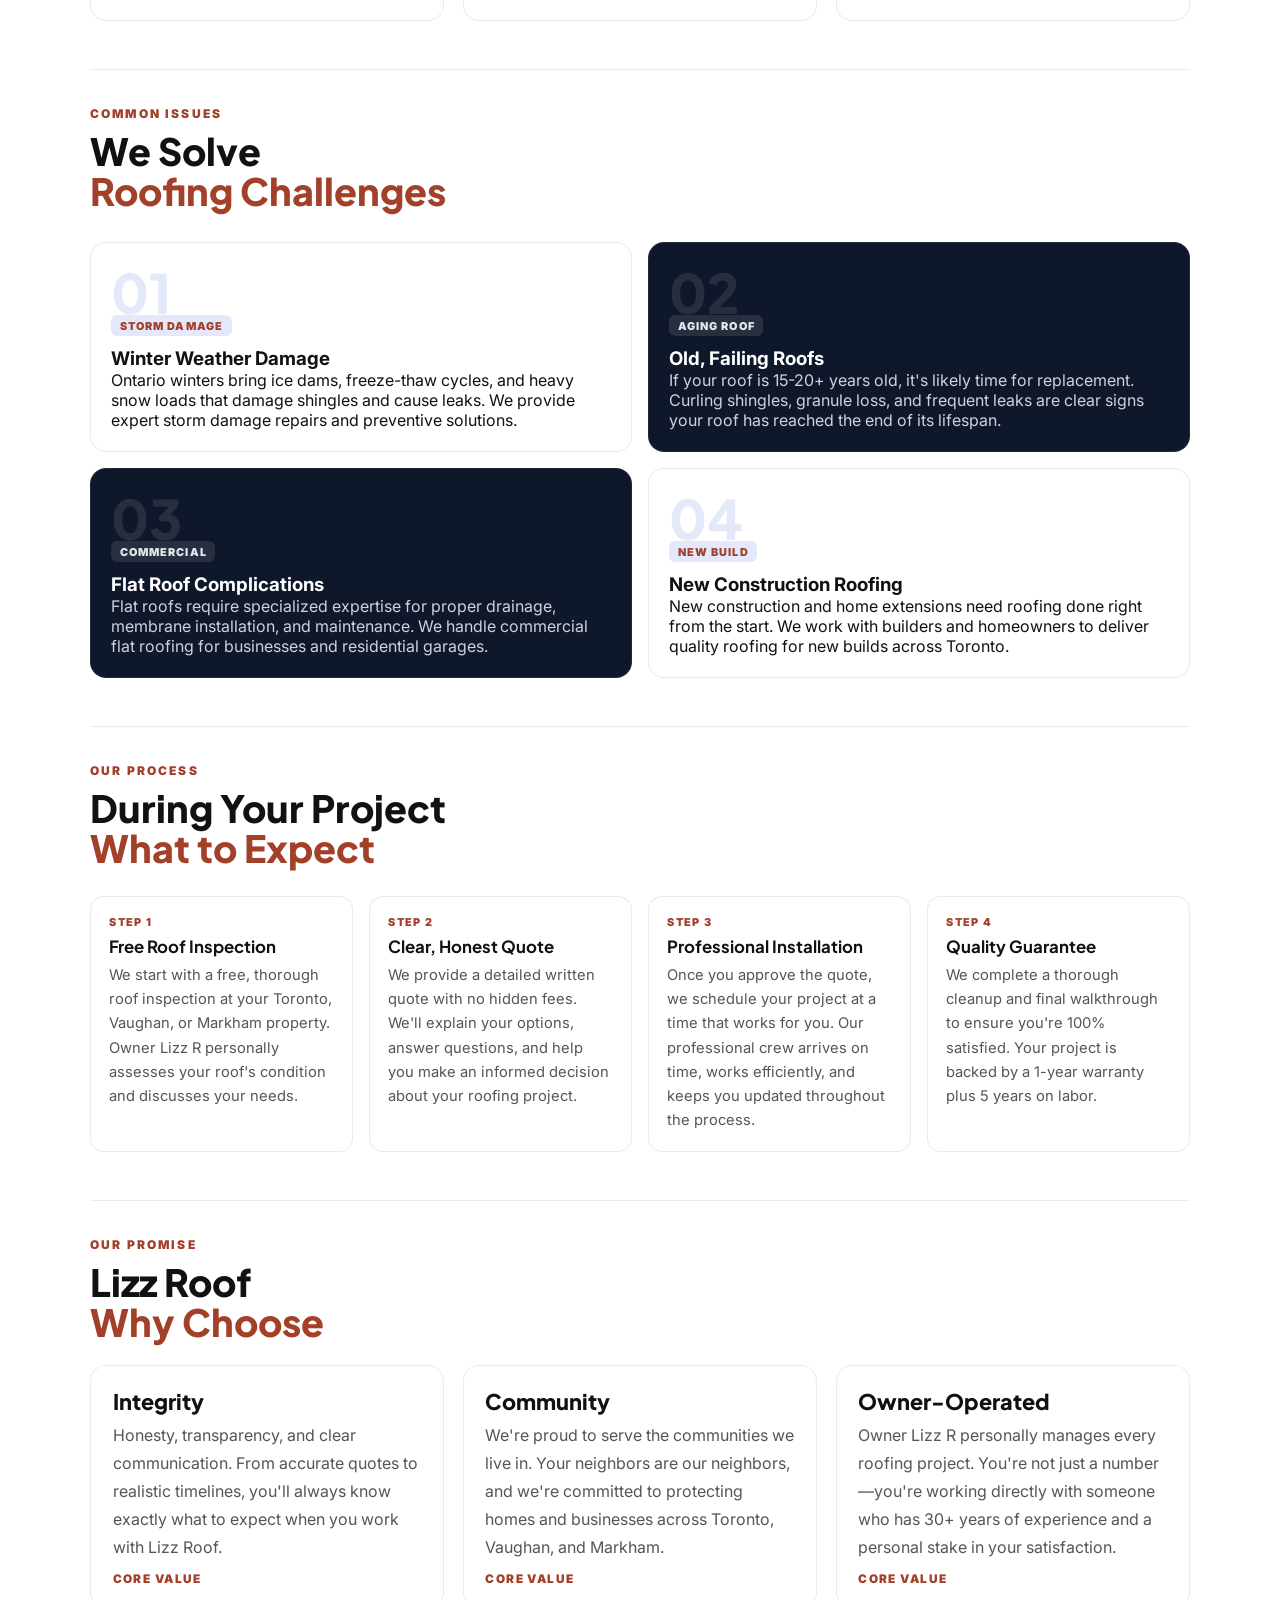
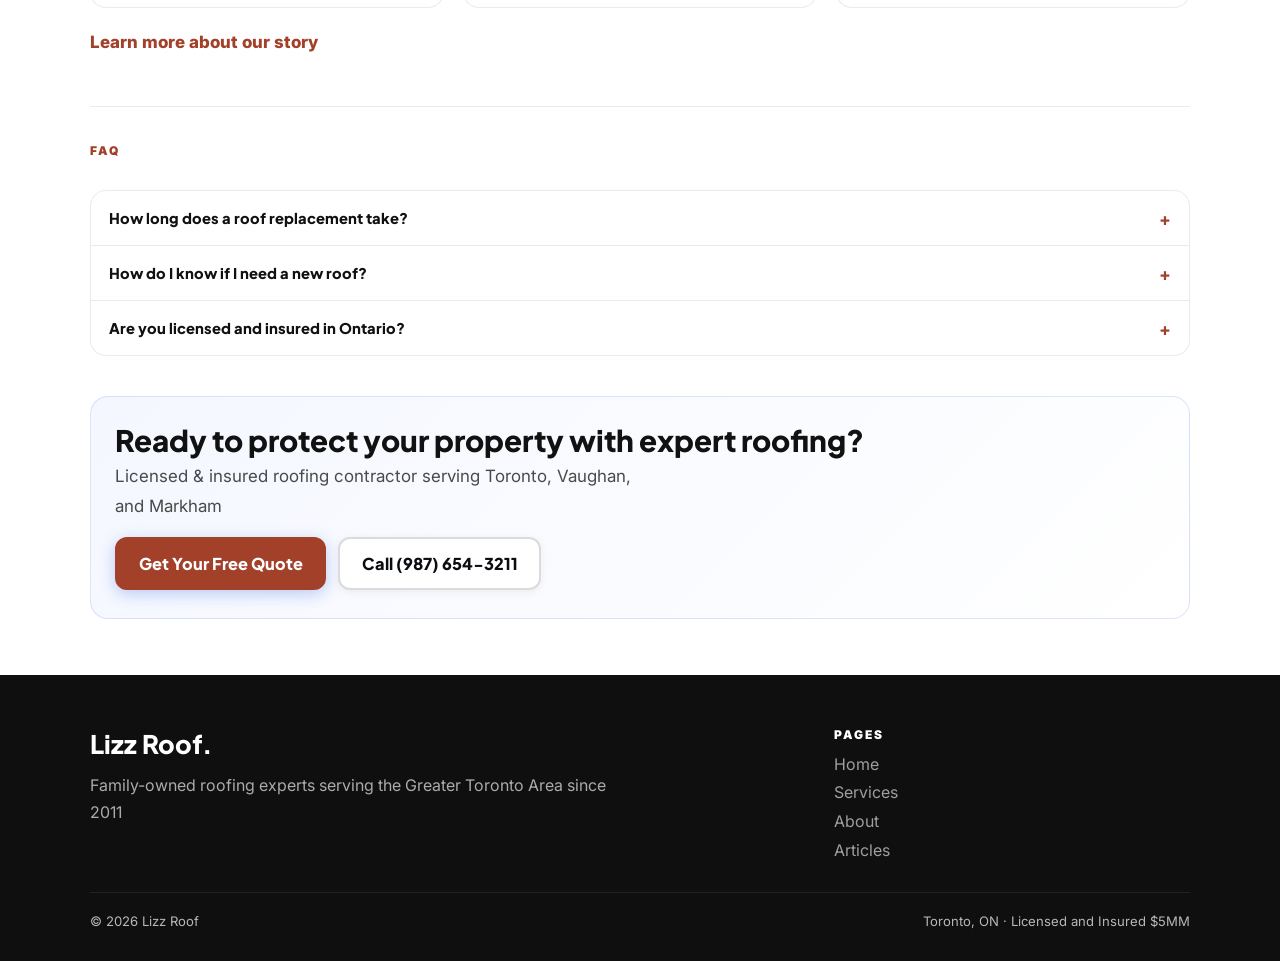
<file: services.html>
<!DOCTYPE html>
<html lang="en">
<head>
  <meta charset="UTF-8" />
  <meta name="viewport" content="width=device-width, initial-scale=1.0" />
  <title>Roofing Services Toronto | Lizz Roof Vaughan & Markham</title>
  <meta name="description" content="Expert roofing services in Toronto, ON. Roof replacement, flat roofing, commercial roofing & new construction. Licensed & insured. Call for a free quote today." />
  <meta name="theme-color" content="#A2402A" />
  <link rel="canonical" href="https://ahana-lizzie-s-roofing-2605091616.netlify.app/services.html" />
  <meta property="og:type" content="website" />
  <meta property="og:title" content="Roofing Services Toronto | Lizz Roof Vaughan & Markham" />
  <meta property="og:description" content="Expert roofing services in Toronto, ON. Roof replacement, flat roofing, commercial roofing & new construction. Licensed & insured. Call for a free quote today." />
  <meta property="og:url" content="https://ahana-lizzie-s-roofing-2605091616.netlify.app/services.html" />
  <meta property="og:image" content="https://images.unsplash.com/photo-1558618666-fcd25c85cd64?w=1200" />
  <link rel="preconnect" href="https://fonts.googleapis.com" />
  <link rel="preconnect" href="https://fonts.gstatic.com" crossorigin />
  <link href="https://fonts.googleapis.com/css2?family=Plus+Jakarta+Sans:wght@600;700;800&amp;family=Inter:wght@400;500;600;700&amp;display=swap" rel="stylesheet" />
  <link rel="stylesheet" href="./styles.css" />
  <link rel="icon" href="./favicon.svg" type="image/svg+xml" />
  <script type="application/ld+json">
  {
    "@context":"https://schema.org",
    "@type":"Service",
    "provider":{"@type":"LocalBusiness","name":"Lizz Roof"},
    "areaServed": ["Toronto, ON","Vaughan, ON","Markham, ON"],
    "hasOfferCatalog":{
      "@type":"OfferCatalog",
      "name":"Roofing Services",
      "itemListElement":[
        {"@type":"Offer","itemOffered":{"@type":"Service","name":"Roof Replacement"}},
        {"@type":"Offer","itemOffered":{"@type":"Service","name":"Flat Roofing"}},
        {"@type":"Offer","itemOffered":{"@type":"Service","name":"Commercial Roofing"}}
      ]
    }
  }
  </script>
</head>
<body>
  <header>
    <div class="inner container">
      <a class="logo" href="index.html">Lizz Roof<span>.</span></a>
      <nav aria-label="Main navigation">
        <ul>
          <li><a href="index.html">Home</a></li>
          <li><a href="services.html">Services</a></li>
          <li><a href="about.html">About</a></li>
          <li><a href="articles.html">Articles</a></li>
          <li><a href="contact.html">Contact</a></li>
        </ul>
      </nav>
      <div class="cta">
        <a class="btn btn-outline" href="contact.html">Get a Quote</a>
        <a class="btn btn-primary" href="tel:+19876543211">(987) 654-3211</a>
      </div>
    </div>
  </header>

  <main id="main" class="depth-page">
    <div class="container">
      <div class="k">Our Services</div>
      <h1>Services in Toronto<br><span>Professional Roofing</span></h1>
      <p class="sub" style="margin-top:.85rem">From roof replacement to flat roofing and commercial projects, Lizz Roof delivers expert roofing services backed by 15+ years of experience serving Toronto, Vaughan, and Markham.</p>

      <div class="depth-h">
        <div class="k">What We Offer</div>
        <h2 style="margin-top:.5rem;font-size:clamp(1.65rem,3vw,2.35rem)">Services<br><span>Our Roofing</span></h2>
        <p class="sub" style="margin-top:.85rem">Lizz Roof provides comprehensive roofing solutions for residential and commercial properties across the Greater Toronto Area. With over 15 years of experience and 30+ years of generational expertise, we have the skills and knowledge to handle any roofing project.</p>
      </div>
      <div class="grid" style="grid-template-columns:repeat(auto-fit,minmax(280px,1fr))">
        <div class="card"><h3>Roof Replacement</h3><p>Complete residential roof replacement services for homes in Toronto, Vaughan, and Markham. We remove old, damaged roofing and install high-quality materials designed to withstand Ontario's harsh weather. Whether your roof is failing due to age, storm damage, or poor installation, we provide expert replacement services backed by a 1-year warranty and 5 years on labor. Our team works efficiently to minimize disruption to your home while delivering lasting protection.</p><div class="tag">Residential</div></div>
        <div class="card"><h3>Flat Roofing</h3><p>Expert flat roofing services for commercial properties and residential garages across the Greater Toronto Area. Flat roofs require specialized knowledge of drainage, membrane systems, and weatherproofing. We handle installations, repairs, and maintenance for EPDM, TPO, modified bitumen, and built-up roofing systems. Our flat roofing solutions are designed to handle water pooling, temperature extremes, and heavy use—ensuring long-term durability for your business or garage.</p><div class="tag">Commercial</div></div>
        <div class="card"><h3>Commercial Roofing</h3><p>Comprehensive commercial roofing services for businesses in Toronto, Vaughan, and Markham. From office buildings to warehouses and retail spaces, we provide installations, repairs, and maintenance for all commercial roofing systems. We understand the unique needs of commercial properties—minimizing business disruption, meeting code requirements, and delivering roofing solutions that protect your investment. Licensed, insured, and experienced with projects of all sizes.</p><div class="tag">Business</div></div>
        <div class="card"><h3>New Construction Roofing</h3><p>Professional roofing services for new home construction and residential extensions across the GTA. We work with builders and homeowners to deliver quality roofing installations from the ground up. Whether you're building a new home or adding an extension, we ensure your roof is structurally sound, properly ventilated, and built to last. Our new construction roofing services include material selection consultation, code-compliant installation, and warranty coverage.</p><div class="tag">New Build</div></div>
        <div class="card"><h3>Roof Repair</h3><p>Emergency and routine roof repair services for Toronto area properties. From minor leak repairs to storm damage restoration, we respond quickly to protect your home or business. Our repair services address missing shingles, damaged flashing, ice dam damage, and structural issues. We offer limited emergency services with response within 4 hours for urgent situations. Every repair is performed to the same standards as our full installations—quality work that lasts.</p><div class="tag">Emergency</div></div>
        <div class="card"><h3>Roof Inspection & Maintenance</h3><p>Comprehensive roof inspection and maintenance services to extend the life of your roof and catch problems early. We inspect shingles, flashing, gutters, ventilation, and structural elements—providing detailed reports with photos and recommendations. Regular maintenance prevents costly repairs and maximizes your roof's lifespan. Ideal for homeowners preparing for seasonal weather changes or commercial property managers maintaining multiple buildings across Toronto.</p><div class="tag">Preventive</div></div>
      </div>

      <div class="depth-h">
        <div class="k">Common Issues</div>
        <h2 style="margin-top:.5rem;font-size:clamp(1.65rem,3vw,2.35rem)">We Solve<br><span>Roofing Challenges</span></h2>
      </div>
      <div class="depth-quad">
        <div class="depth-tile"><div class="depth-n">01</div><span class="depth-chip">Storm Damage</span><h3>Winter Weather Damage</h3><p>Ontario winters bring ice dams, freeze-thaw cycles, and heavy snow loads that damage shingles and cause leaks. We provide expert storm damage repairs and preventive solutions.</p></div>
        <div class="depth-tile alt"><div class="depth-n">02</div><span class="depth-chip">Aging Roof</span><h3>Old, Failing Roofs</h3><p>If your roof is 15-20+ years old, it's likely time for replacement. Curling shingles, granule loss, and frequent leaks are clear signs your roof has reached the end of its lifespan.</p></div>
        <div class="depth-tile alt"><div class="depth-n">03</div><span class="depth-chip">Commercial</span><h3>Flat Roof Complications</h3><p>Flat roofs require specialized expertise for proper drainage, membrane installation, and maintenance. We handle commercial flat roofing for businesses and residential garages.</p></div>
        <div class="depth-tile"><div class="depth-n">04</div><span class="depth-chip">New Build</span><h3>New Construction Roofing</h3><p>New construction and home extensions need roofing done right from the start. We work with builders and homeowners to deliver quality roofing for new builds across Toronto.</p></div>
      </div>

      <div class="depth-h">
        <div class="k">Our Process</div>
        <h2 style="margin-top:.5rem;font-size:clamp(1.65rem,3vw,2.35rem)">During Your Project<br><span>What to Expect</span></h2>
      </div>
      <div class="depth-steps">
        <div class="depth-step"><em>Step 1</em><h3 style="font-size:1.05rem;margin-bottom:.35rem;font-family:&quot;Plus Jakarta Sans&quot;,sans-serif">Free Roof Inspection</h3><p style="margin:0;color:#555;line-height:1.65;font-size:.92rem">We start with a free, thorough roof inspection at your Toronto, Vaughan, or Markham property. Owner Lizz R personally assesses your roof's condition and discusses your needs.</p></div>
        <div class="depth-step"><em>Step 2</em><h3 style="font-size:1.05rem;margin-bottom:.35rem;font-family:&quot;Plus Jakarta Sans&quot;,sans-serif">Clear, Honest Quote</h3><p style="margin:0;color:#555;line-height:1.65;font-size:.92rem">We provide a detailed written quote with no hidden fees. We'll explain your options, answer questions, and help you make an informed decision about your roofing project.</p></div>
        <div class="depth-step"><em>Step 3</em><h3 style="font-size:1.05rem;margin-bottom:.35rem;font-family:&quot;Plus Jakarta Sans&quot;,sans-serif">Professional Installation</h3><p style="margin:0;color:#555;line-height:1.65;font-size:.92rem">Once you approve the quote, we schedule your project at a time that works for you. Our professional crew arrives on time, works efficiently, and keeps you updated throughout the process.</p></div>
        <div class="depth-step"><em>Step 4</em><h3 style="font-size:1.05rem;margin-bottom:.35rem;font-family:&quot;Plus Jakarta Sans&quot;,sans-serif">Quality Guarantee</h3><p style="margin:0;color:#555;line-height:1.65;font-size:.92rem">We complete a thorough cleanup and final walkthrough to ensure you're 100% satisfied. Your project is backed by a 1-year warranty plus 5 years on labor.</p></div>
      </div>

      <div class="depth-h">
        <div class="k">Our Promise</div>
        <h2 style="margin-top:.5rem;font-size:clamp(1.65rem,3vw,2.35rem)">Lizz Roof<br><span>Why Choose</span></h2>
        <div class="grid" style="margin-top:1.5rem">
          <div class="card"><h3>Integrity</h3><p>Honesty, transparency, and clear communication. From accurate quotes to realistic timelines, you'll always know exactly what to expect when you work with Lizz Roof.</p><div class="tag">Core Value</div></div>
          <div class="card"><h3>Community</h3><p>We're proud to serve the communities we live in. Your neighbors are our neighbors, and we're committed to protecting homes and businesses across Toronto, Vaughan, and Markham.</p><div class="tag">Core Value</div></div>
          <div class="card"><h3>Owner-Operated</h3><p>Owner Lizz R personally manages every roofing project. You're not just a number—you're working directly with someone who has 30+ years of experience and a personal stake in your satisfaction.</p><div class="tag">Core Value</div></div>
        </div>
        <p class="sub" style="margin-top:1.25rem"><a href="about.html" style="color:var(--p);font-weight:800;text-decoration:none">Learn more about our story</a></p>
      </div>

      <div class="depth-h">
        <div class="k">FAQ</div>
        <div class="faq-block">
          <details><summary>How long does a roof replacement take?</summary><div class="faq-a">Most residential roof replacements in Toronto take 1-3 days depending on the size of your home, weather conditions, and roofing material. We'll provide a detailed timeline during your free consultation and keep you updated throughout the project.</div></details>
          <details><summary>How do I know if I need a new roof?</summary><div class="faq-a">Common signs include missing or curling shingles, granules in your gutters, water stains on ceilings, sagging rooflines, or a roof that's 15-20+ years old. We offer free inspections to assess your roof's condition and provide honest recommendations.</div></details>
          <details><summary>Are you licensed and insured in Ontario?</summary><div class="faq-a">Yes, we're fully licensed and insured with $5 million in coverage. We back every project with a 1-year warranty and 5 years on labor. You can verify our credentials during your free consultation.</div></details>
        </div>
      </div>

      <div class="cta-band" style="margin-top:2.5rem">
        <div>
          <h2 style="font-size:clamp(1.45rem,2.8vw,1.85rem);margin-bottom:.35rem">Ready to protect your property with expert roofing?</h2>
          <p class="sub" style="margin:0;max-width:520px">Licensed & insured roofing contractor serving Toronto, Vaughan, and Markham</p>
        </div>
        <div style="display:flex;gap:.75rem;flex-wrap:wrap">
          <a class="btn btn-primary" href="contact.html">Get Your Free Quote</a>
          <a class="btn btn-outline" href="tel:+19876543211">Call (987) 654-3211</a>
        </div>
      </div>
    </div>
  </main>

  <footer>
    <div class="fgrid">
      <div>
        <div class="fhead">Lizz Roof<span>.</span></div>
        <p style="margin-top:.75rem;line-height:1.7;max-width:520px;color:rgba(255,255,255,.65)">Family-owned roofing experts serving the Greater Toronto Area since 2011</p>
      </div>
      <div>
        <div style="font-size:.75rem;font-weight:900;text-transform:uppercase;letter-spacing:.16em;color:#fff">Pages</div>
        <ul class="flinks">
          <li><a href="index.html">Home</a></li>
          <li><a href="services.html">Services</a></li>
          <li><a href="about.html">About</a></li>
          <li><a href="articles.html">Articles</a></li>
        </ul>
      </div>
    </div>
    <div class="fb">
      <span>&copy; 2026 Lizz Roof</span>
      <span>Toronto, ON · Licensed and Insured $5MM</span>
    </div>
  </footer>
  <script src="./main.js" defer></script>
</body>
</html>
</file>
<file: styles.css>
/* Starter scaffold — layout from `samples/starter`; colors/hero/media via placeholders */
:root{
  --p: #A2402A;
  --a: #2C2CAF;
  --accent-soft: {{BRAND_ACCENT_SOFT|#93C5FD}};
  --ink: #0B0D12;
  --muted: #4A4A4A;
  --line: rgba(0,0,0,.08);
  --tint: #F4F7FF;
  --container-w: 1100px;
  --header-nav-w: 900px;
}
*{box-sizing:border-box;margin:0;padding:0}
html,body{height:100%}
body{font-family:Inter,system-ui,-apple-system,Segoe UI,Roboto,Arial,sans-serif;background:#fff;color:#111;overflow-x:hidden}
.skip-link{
  position:absolute;
  left:-9999px;
  top:auto;
  width:1px;
  height:1px;
  overflow:hidden;
}
.skip-link:focus{
  left:1rem !important;top:1rem !important;width:auto !important;height:auto !important;
  z-index:200;padding:.55rem .85rem;background:#fff;color:var(--ink);border-radius:10px;
  border:1px solid var(--line);text-decoration:none;font-weight:800;
}
.container{max-width:var(--container-w);margin:0 auto}
header{position:fixed;top:0;left:0;right:0;z-index:50;background:rgba(255,255,255,.94);backdrop-filter: blur(10px);border-bottom:1px solid var(--line);box-shadow:0 10px 28px rgba(0,0,0,.08);height:80px;display:flex;align-items:center;justify-content:center}
.inner{padding:0 clamp(1.25rem,3.2vw,2.75rem);width:100%;display:grid;grid-template-columns:1fr minmax(0,var(--header-nav-w)) 1fr;align-items:center;gap:1.25rem}
.inner.container{max-width:none}
.inner>.logo{grid-column:1;justify-self:end}
.inner>nav{grid-column:2;justify-self:center}
.inner>.cta{grid-column:3;justify-self:start}
.logo{font-family:"Plus Jakarta Sans",system-ui,-apple-system,Segoe UI,Roboto,Arial,sans-serif;font-weight:800;font-size:1.55rem;color:var(--ink);text-decoration:none;letter-spacing:-.01em}
.logo span{color:var(--a)}
nav ul{display:flex;gap:1.8rem;list-style:none;align-items:center;justify-content:center}
nav a{color:rgba(14,14,16,.78);font-size:.8rem;font-weight:900;text-transform:uppercase;letter-spacing:.10em;text-decoration:none;white-space:nowrap}
nav a:hover{color:var(--p)}
header .cta{display:flex;gap:1rem;align-items:center;flex-wrap:nowrap}
header .btn{display:inline-flex;align-items:center;gap:.5rem;border-radius:10px;text-decoration:none;font-weight:900}
header .btn-outline{border:1px solid rgba(0,0,0,.16);padding:.62rem 1.05rem;color:var(--ink);font-family:"Plus Jakarta Sans",system-ui,-apple-system,Segoe UI,Roboto,Arial,sans-serif;border-radius:12px;white-space:nowrap}
header .btn-primary{background:var(--p);color:#fff;padding:.62rem 1.2rem;font-family:"Plus Jakarta Sans",system-ui,-apple-system,Segoe UI,Roboto,Arial,sans-serif;border-radius:12px;text-decoration:none}

/* Main CTAs — same polish as header; markup uses class="btn btn-primary|btn-outline" */
main .btn,
main .btn:visited{
  display:inline-flex;
  align-items:center;
  justify-content:center;
  gap:.5rem;
  font-family:"Plus Jakarta Sans",system-ui,-apple-system,Segoe UI,Roboto,Arial,sans-serif;
  font-weight:800;
  font-size:1.02rem;
  line-height:1.2;
  text-decoration:none;
  border-radius:12px;
  padding:.9rem 1.35rem;
  border:2px solid transparent;
  cursor:pointer;
  transition:transform .15s ease,filter .2s ease,border-color .2s ease,color .2s ease,background .2s ease,box-shadow .2s ease;
}
main .btn:focus-visible{outline:2px solid var(--p);outline-offset:3px}
main .btn.btn-primary,
main .btn.btn-primary:visited{
  background:var(--p);
  color:#fff;
  border-color:var(--p);
  box-shadow:0 4px 16px rgba(29,78,216,.28);
}
main .btn.btn-primary:hover{color:#fff;transform:translateY(-2px);filter:brightness(.97);box-shadow:0 8px 24px rgba(29,78,216,.38)}
main .btn.btn-outline,
main .btn.btn-outline:visited{
  background:#fff;
  color:var(--ink);
  border-color:rgba(0,0,0,.14);
  box-shadow:0 2px 8px rgba(0,0,0,.06);
}
main .btn.btn-outline:hover{color:var(--p);border-color:var(--p);transform:translateY(-2px);box-shadow:0 6px 18px rgba(0,0,0,.08)}
.section.alt .btn.btn-outline{background:rgba(255,255,255,.82)}
main form .btn.btn-primary{width:100%;padding:1rem 1.25rem;font-size:1.05rem}

main{padding:80px 0 56px}
main.depth-page{padding-top:112px;padding-bottom:56px}

/* Inner pages: first H1 should match prior H2 rhythm */
.depth-page h1{
  font-family:"Plus Jakarta Sans",system-ui,-apple-system,Segoe UI,Roboto,Arial,sans-serif;
  font-weight:800;
  line-height:1.06;
  font-size:clamp(2.0rem,4.4vw,3.2rem);
}
.depth-page h1 span{color:var(--p)}

/* Hero */
.hero{
  min-height:88vh;
  display:flex;
  align-items:center;
  padding:52px 1.5rem 4rem;
  background:
    radial-gradient(60% 60% at 15% 30%, rgba(0,0,0,.65) 0%, rgba(0,0,0,.0) 70%),
    linear-gradient(135deg,rgba(18,18,19,.92) 0%,rgba(18,18,19,.60) 55%,rgba(18,18,19,.15) 100%),
    url('https://images.unsplash.com/photo-1558618666-fcd25c85cd64?w=1200') center/cover no-repeat;
  color:#fff;
}
.hero-inner{max-width:760px}
.kicker{display:flex;flex-wrap:wrap;gap:.55rem;margin-bottom:1.1rem}
.hk{display:inline-flex;align-items:center;gap:.5rem;background:rgba(255,255,255,.08);border:1px solid rgba(255,255,255,.14);color:#fff;border-radius:999px;padding:.35rem .75rem;font-weight:900;font-size:.72rem;letter-spacing:.14em;text-transform:uppercase}
.hk strong{color:var(--accent-soft)}
.hero h1{
  font-family:"Plus Jakarta Sans",system-ui,-apple-system,Segoe UI,Roboto,Arial,sans-serif;
  font-weight:800;
  font-size:clamp(2.85rem,6.8vw,5.15rem);
  line-height:1.04;
  color:#fff;
  margin-bottom:.9rem;
}
.hero h1 span{color:var(--accent-soft)}
.hero-sub{font-size:1.12rem;color:rgba(255,255,255,.86);max-width:640px;margin-bottom:1.55rem;line-height:1.7}
.hero .cta{display:flex;gap:.85rem;flex-wrap:wrap;align-items:center}
.hero .cta .btn-primary{
  background:var(--p);color:#fff;font-family:"Plus Jakarta Sans",system-ui,-apple-system,Segoe UI,Roboto,Arial,sans-serif;font-weight:800;font-size:1.12rem;
  padding:.95rem 1.35rem;border-radius:12px;text-decoration:none;transition:transform .15s,filter .2s;
  display:inline-flex;align-items:center;gap:.6rem
}
.hero .cta .btn-primary:hover{transform:translateY(-2px);filter:brightness(.95)}
.hero .cta .btn-secondary{
  background:rgba(255,255,255,.06);color:#fff;border:1px solid rgba(255,255,255,.18);
  font-family:"Plus Jakarta Sans",system-ui,-apple-system,Segoe UI,Roboto,Arial,sans-serif;font-weight:800;font-size:1.02rem;
  padding:.95rem 1.2rem;border-radius:12px;text-decoration:none;transition:border-color .2s,color .2s,background .2s
}
.hero .cta .btn-secondary:hover{border-color:rgba(255,255,255,.35);color:var(--accent-soft);background:rgba(255,255,255,.09)}
.hero-proof{margin-top:1.35rem;display:grid;grid-template-columns:repeat(3,minmax(0,1fr));gap:1rem}
.proof{background:rgba(0,0,0,.38);border:1px solid rgba(255,255,255,.22);border-radius:16px;padding:1.05rem 1.05rem .95rem;backdrop-filter: blur(10px);box-shadow: 0 10px 26px rgba(0,0,0,.28);overflow:hidden;min-height:148px}
.p-top{display:flex;flex-direction:column;align-items:flex-start;gap:.35rem}
.p-title{color:rgba(255,255,255,.86);font-weight:900;text-transform:uppercase;letter-spacing:.14em;font-size:.72rem}
.p-val{
  color:#fff;font-family:"Plus Jakarta Sans",system-ui,-apple-system,Segoe UI,Roboto,Arial,sans-serif;font-weight:800;
  font-size:clamp(1.05rem,1.7vw,1.35rem);line-height:1.15;letter-spacing:-.01em;
  white-space:nowrap;max-width:100%;
}
.p-sub{margin-top:.45rem;color:rgba(255,255,255,.74);line-height:1.6;font-size:.95rem;overflow-wrap:anywhere}
.section{padding:5.25rem 1.5rem}
.section.alt{background:var(--tint)}
.split{display:grid;grid-template-columns:1.05fr .95fr;gap:1.35rem;align-items:start;margin-top:2rem}
.photo{
  width:100%;height:100%;min-height:300px;border-radius:18px;overflow:hidden;
  border:1px solid rgba(255,255,255,.14);
  box-shadow:0 18px 45px rgba(0,0,0,.22);
  background:#111;
}
.photo img{width:100%;height:100%;object-fit:cover;display:block;opacity:.92}
.hero .photo{border-color:rgba(255,255,255,.14)}
@media(max-width:900px){.split{grid-template-columns:1fr}.photo{min-height:240px}}
@media(max-width:860px){.hero-proof{grid-template-columns:1fr}}
.k{font-size:.75rem;font-weight:900;text-transform:uppercase;letter-spacing:.18em;color:var(--p);margin-bottom:.6rem}
h1,h2{font-family:"Plus Jakarta Sans",system-ui,-apple-system,Segoe UI,Roboto,Arial,sans-serif;font-weight:800;line-height:1.06}
h1{font-size:clamp(2.4rem,5.8vw,4.2rem)}
h2{font-size:clamp(2.0rem,4.4vw,3.2rem)}
h1 span,h2 span{color:var(--p)}
.sub{margin-top:1rem;color:var(--muted);font-size:1.06rem;line-height:1.75;max-width:820px}
.grid{display:grid;grid-template-columns:repeat(auto-fit,minmax(260px,1fr));gap:1.15rem;margin-top:2rem}
.contact-2col{grid-template-columns:1fr 1fr;gap:1.15rem;align-items:start;margin-top:2rem}
@media(max-width:900px){.contact-2col{grid-template-columns:1fr}}
.card{background:#fff;border:1px solid var(--line);border-radius:16px;padding:1.35rem}
.card h3{font-family:"Plus Jakarta Sans",system-ui,-apple-system,Segoe UI,Roboto,Arial,sans-serif;font-weight:800;font-size:1.35rem;margin-bottom:.35rem}
.card p{color:#555;line-height:1.75}
.tag{margin-top:.7rem;font-size:.74rem;font-weight:900;letter-spacing:.12em;text-transform:uppercase;color:var(--p)}
.post-list{display:flex;flex-direction:column;gap:1rem;margin-top:2rem}
.post-link{display:block;text-decoration:none;color:inherit;background:#fff;border:1px solid var(--line);border-radius:18px;padding:1.35rem 1.35rem 1.2rem}
.post-link[role="article"]{cursor:default}
.map-wrap{margin-top:1.5rem;border-radius:16px;overflow:hidden;border:1px solid var(--line);background:#e8edf7}
.map-wrap iframe{width:100%;height:320px;border:0;display:block}
.post-top{display:flex;align-items:center;justify-content:space-between;gap:1rem;flex-wrap:wrap}
.post-eyebrow{font-size:.72rem;font-weight:900;text-transform:uppercase;letter-spacing:.14em;color:var(--p)}
.post-date{font-size:.9rem;font-weight:800;color:#666}
.post-title{margin-top:.6rem;font-family:"Plus Jakarta Sans",system-ui,-apple-system,Segoe UI,Roboto,Arial,sans-serif;font-weight:800;font-size:1.55rem;line-height:1.2}
.post-excerpt{margin-top:.6rem;color:#555;line-height:1.8;max-width:92ch}
.post-cta{margin-top:1rem;display:inline-flex;align-items:center;gap:.55rem;color:var(--p);font-weight:900;letter-spacing:.02em}
footer{background:#0f0f10;color:rgba(255,255,255,.7);padding:3.25rem 1.5rem 2rem}
.fgrid{max-width:1100px;margin:0 auto;display:grid;grid-template-columns:2fr 1fr;gap:2rem}
.fhead{font-family:"Plus Jakarta Sans",system-ui,-apple-system,Segoe UI,Roboto,Arial,sans-serif;font-weight:800;font-size:1.6rem;color:#fff}
.fhead span{color:var(--accent-soft)}
.flinks{list-style:none;display:flex;flex-direction:column;gap:.55rem;margin-top:.75rem}
.flinks a{color:rgba(255,255,255,.6);text-decoration:none}
.flinks a:hover{color:var(--accent-soft)}
.fb{max-width:1100px;margin:2rem auto 0;padding-top:1.25rem;border-top:1px solid rgba(255,255,255,.08);display:flex;justify-content:space-between;flex-wrap:wrap;gap:.75rem;font-size:.82rem}
@media(max-width:760px){
  header nav{display:none}
  .inner{grid-template-columns:1fr 1fr}
  .inner>.cta{grid-column:2}
}

/* Depth sections */
.depth-marquee{display:flex;flex-wrap:wrap;gap:.5rem;padding:1.1rem clamp(1rem,3vw,2rem);border-top:1px solid var(--line);border-bottom:1px solid var(--line);justify-content:center;background:var(--tint)}
.depth-marquee span{font-size:.72rem;font-weight:900;letter-spacing:.12em;text-transform:uppercase;padding:.38rem .9rem;border-radius:999px;border:1px solid rgba(0,0,0,.1);background:#fff;color:var(--ink)}
.depth-quad{display:grid;grid-template-columns:repeat(2,minmax(0,1fr));gap:1rem;margin-top:2rem}
@media(max-width:720px){.depth-quad{grid-template-columns:1fr}}
.depth-tile{background:#fff;border:1px solid var(--line);border-radius:16px;padding:1.35rem 1.25rem}
.depth-tile.alt{background:#0f172a;color:#e5e7eb;border-color:rgba(255,255,255,.08)}
.depth-tile.alt h3{color:#fff}
.depth-tile.alt p{color:rgba(226,232,240,.9)}
.depth-n{font-family:"Plus Jakarta Sans",system-ui,sans-serif;font-weight:800;font-size:clamp(2.4rem,5vw,3.4rem);color:rgba(29,78,216,.12);line-height:1;margin-bottom:-.35rem}
.depth-tile.alt .depth-n{color:rgba(255,255,255,.1)}
.depth-chip{display:inline-block;font-size:.68rem;font-weight:900;letter-spacing:.1em;text-transform:uppercase;background:rgba(29,78,216,.12);color:var(--p);padding:.22rem .55rem;border-radius:6px;margin-bottom:.65rem}
.depth-tile.alt .depth-chip{background:rgba(255,255,255,.1);color:var(--accent-soft)}
.depth-mission{display:grid;grid-template-columns:1.12fr .88fr;gap:2rem;margin-top:2rem;align-items:start}
@media(max-width:900px){.depth-mission{grid-template-columns:1fr}}
.depth-aside{background:#0f172a;color:#fff;border-radius:18px;padding:1.75rem;border:1px solid rgba(255,255,255,.1)}
.depth-quote{font-family:"Plus Jakarta Sans",system-ui,sans-serif;font-weight:800;font-style:italic;font-size:1.22rem;line-height:1.4;margin-bottom:1rem;color:#fff}
.depth-attr{font-size:.74rem;letter-spacing:.08em;text-transform:uppercase;color:rgba(255,255,255,.55)}
.values-6{display:grid;grid-template-columns:repeat(3,minmax(0,1fr));gap:1rem;margin-top:2rem}
@media(max-width:900px){.values-6{grid-template-columns:1fr}}
.depth-val{background:#fff;border:1px solid var(--line);border-radius:16px;padding:1.2rem}
.depth-val h3{font-size:1.08rem;margin-bottom:.35rem}
.depth-val p{font-size:.95rem;color:#555;line-height:1.65}
.depth-vn{font-family:"Plus Jakarta Sans",system-ui,sans-serif;font-weight:800;font-size:2.25rem;color:rgba(29,78,216,.12);float:right;margin:-.2rem 0 .25rem .75rem;line-height:1}
.faq-block{margin-top:2rem;border:1px solid var(--line);border-radius:16px;overflow:hidden;background:#fff}
.faq-block details{border-bottom:1px solid var(--line)}
.faq-block details:last-child{border-bottom:0}
.faq-block summary{cursor:pointer;padding:1rem 1.15rem;font-weight:800;font-family:"Plus Jakarta Sans",system-ui,sans-serif;font-size:.92rem;list-style:none;display:flex;justify-content:space-between;align-items:center}
.faq-block summary::-webkit-details-marker{display:none}
.faq-block summary::after{content:"+";color:var(--p);font-weight:900;font-size:1.1rem}
.faq-block details[open] summary::after{content:"–"}
.faq-block .faq-a{padding:0 1.15rem 1.1rem;color:#555;line-height:1.75;font-size:.95rem}
.trust-stack{display:flex;flex-direction:column;margin-top:1.25rem}
.trust-line{display:flex;gap:.85rem;padding:.85rem 0;border-bottom:1px solid var(--line);align-items:flex-start}
.trust-line:first-child{border-top:1px solid var(--line)}
.trust-ico{flex:0 0 38px;width:38px;height:38px;border-radius:10px;background:rgba(29,78,216,.1);display:flex;align-items:center;justify-content:center;font-weight:900;font-size:.7rem;color:var(--p)}
.cta-band{margin-top:2.5rem;padding:1.75rem 1.5rem;border-radius:18px;background:linear-gradient(135deg,var(--tint),#fff);border:1px solid rgba(29,78,216,.14);display:flex;flex-wrap:wrap;gap:1rem;justify-content:space-between;align-items:center}
.depth-steps{display:grid;grid-template-columns:repeat(4,minmax(0,1fr));gap:1rem;margin-top:1.75rem}
@media(max-width:960px){.depth-steps{grid-template-columns:1fr 1fr}}
@media(max-width:520px){.depth-steps{grid-template-columns:1fr}}
.depth-step{background:#fff;border:1px solid var(--line);border-radius:14px;padding:1.15rem}
.depth-step em{display:block;font-style:normal;font-size:.68rem;font-weight:900;letter-spacing:.12em;text-transform:uppercase;color:var(--p);margin-bottom:.45rem}
.depth-h{margin-top:3rem;padding-top:2.25rem;border-top:1px solid var(--line)}
</file>
